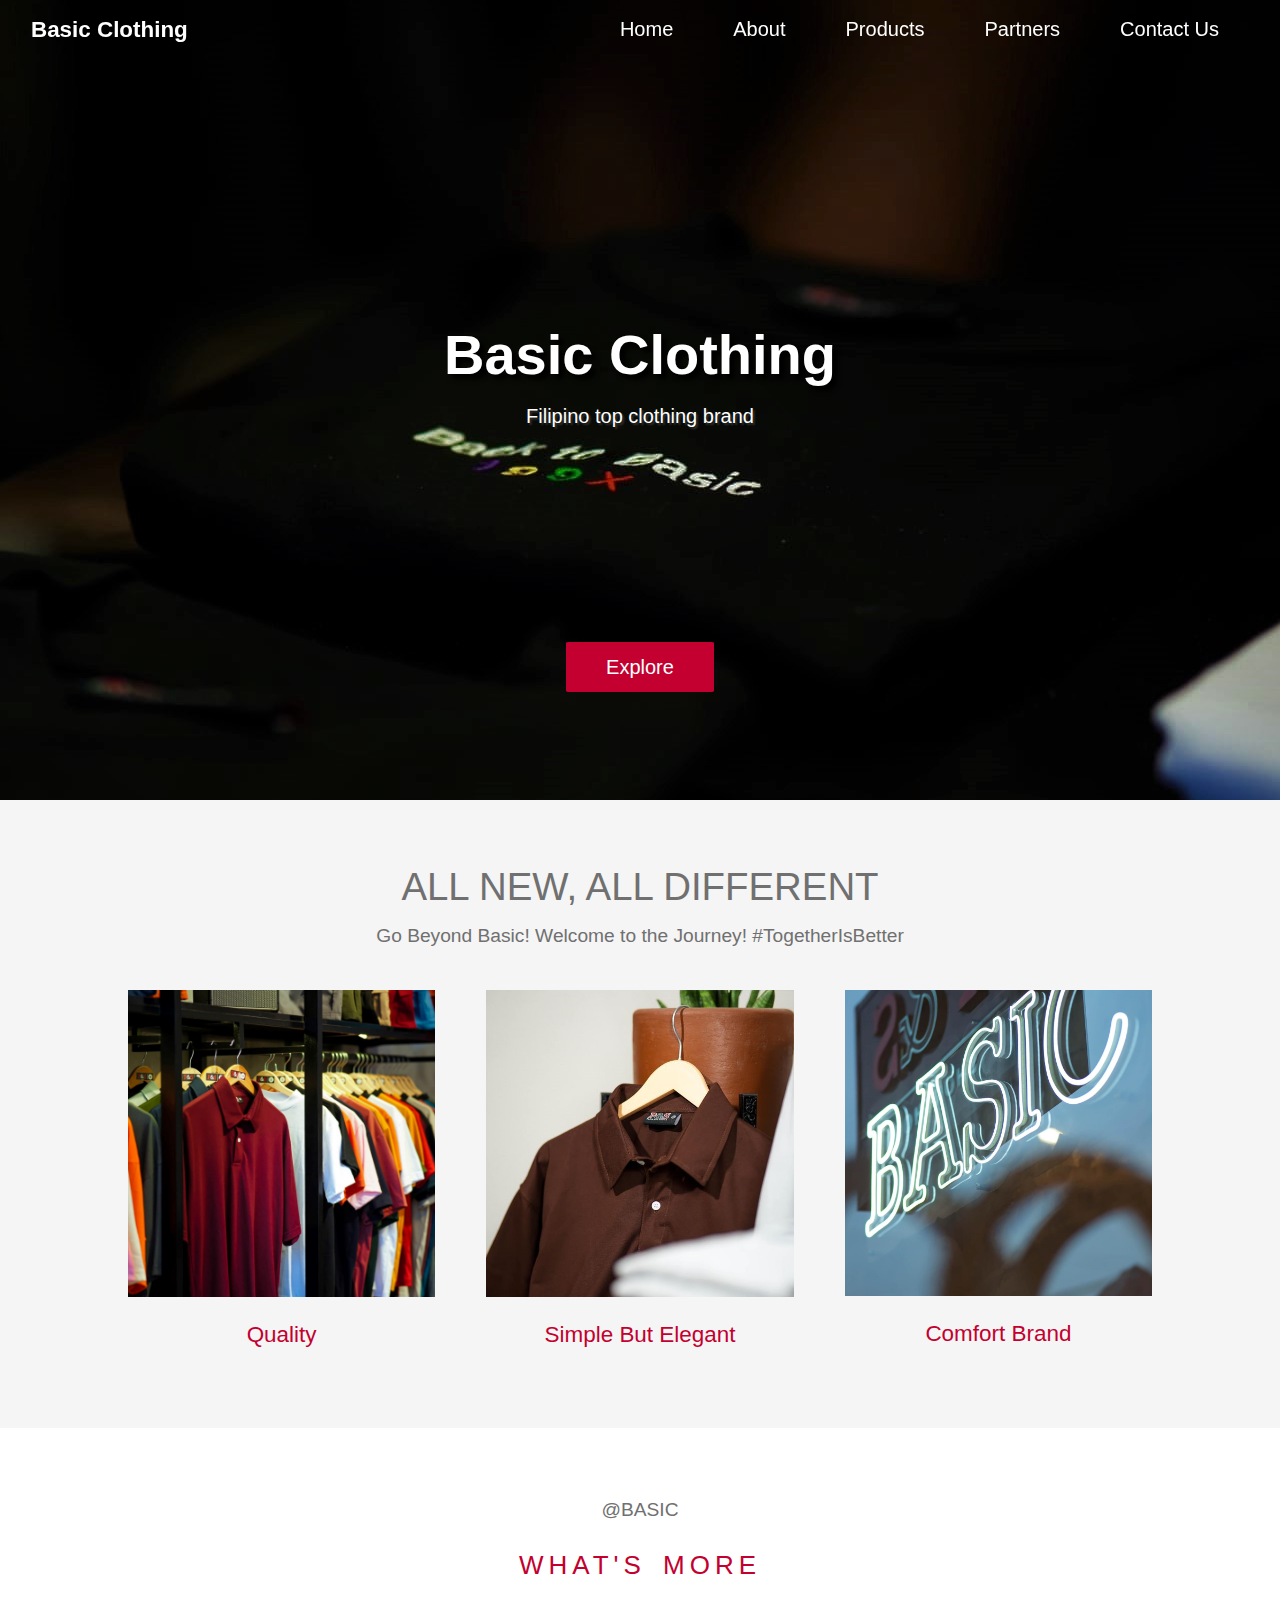
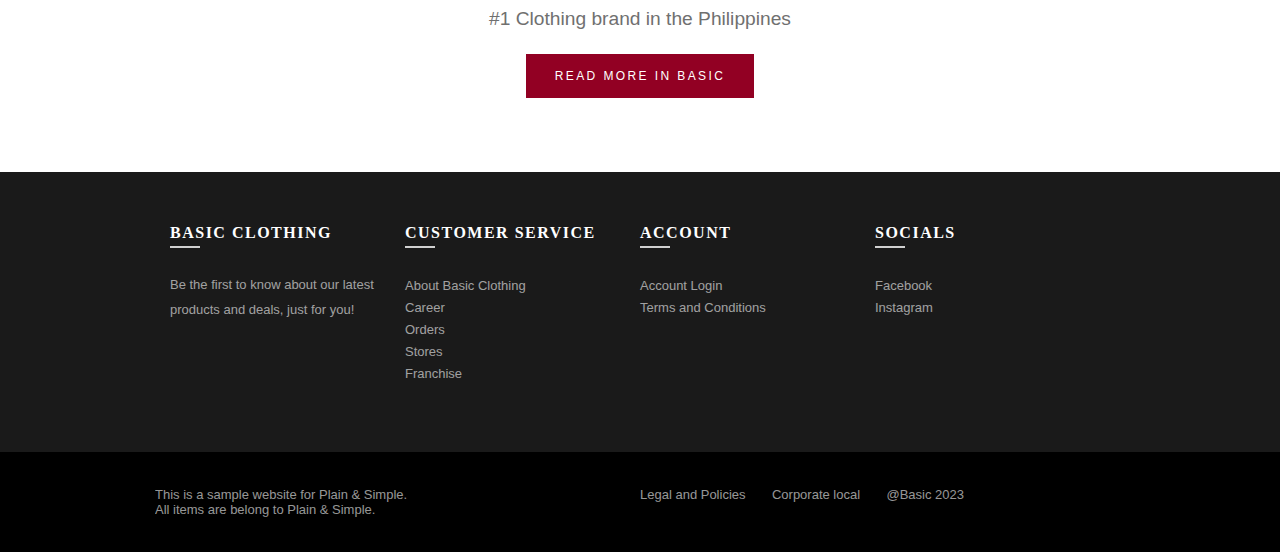
<file: index.html>
<!DOCTYPE html>
<html lang="en">
<head>
    <meta charset="UTF-8">
    <meta http-equiv="X-UA-Compatible" content="IE=edge">
    <meta name="viewport" content="width=device-width, initial-scale=1.0, shrink-to-fit=no">
    <title>Basic Clothing</title>

    <link rel="stylesheet" href="PORTFOLIO1.css">

</head>

<body>

    <section id="HOME" class="text-white tm-font-big" style="background-position: center -210px;">

            <nav class="navbar navbar-expand-md tm-navbar" id="navbar">
                <div class="container">

                    <div class="tm-next">
                        <a href="index.html" class="navbar-brand current">Basic Clothing</a>
                    </div>

                    <div class="collapse navbar-collapse">
                        
                        <ul class="navbar-nav ml-auto act">

                            <li class="nav-item"><a class="nav-link tm-nav-link " href="index.html">Home</a></li>
                            <li class="nav-item"><a class="nav-link tm-nav-link" href="./PAGES/ABOUT.html">About</a></li>
                            <li class="nav-item"><a class="nav-link tm-nav-link" href="./PAGES/BESTSALES.html">Products</a></li>
                            <li class="nav-item"><a class="nav-link tm-nav-link" href="./PAGES/TSHIRT.html">Partners</a></li>
                            <li class="nav-item"><a class="nav-link tm-nav-link" href="./PAGES/SHORT.html">Contact Us</a></li>

                        </ul>
                    </div>
                </div>
            </nav>
        
            <div class="text-center tm-hero-text-container">
                <div class="tm-hero-text-container-inner">

                    <h2 class="tm-hero-title">Basic Clothing</h2>
                    <p class="tm-hero-subtitle">
                        Filipino top clothing brand
                        <br>
                        <br>
                    </p>

                </div>
            </div>

            <div class="tm-next tm-intro-next">
                <a href="#EXPLORE" class="text-center tm-explore">
                    <h3 class="fas fa-2x fa-arrow-down tm-down-arrow">Explore</h3>
                </a>
            </div>
    </section>

    <section id="EXPLORE">

        <div class="services" id="services">
            <h1 class="title">ALL NEW, ALL DIFFERENT</h1>
            <p>Go Beyond Basic! Welcome to the Journey! #TogetherIsBetter</p>
            <div class="diff_services">
                <div class="diff_services_item">

                    <div class="services_img">
                        <img src="./IMG/IMAGE_3.jpg" alt="service_image" onclick="openModal(this)">
                      </div>
                      
                      <div id="myModal" class="modal">
                        <div class="modal-content">
                          <img id="img01">
                          <span class="close">&times;</span>
                        </div>
                      </div>
                    <h3 class="sub_title">Quality</h3>
                </div>

                <div class="diff_services_item">
                    <div class="services_img">
                        <img src="./IMG/IMAGE_2.jpg" alt="service_image" onclick="openModal(this)">
                    </div>

                    <div id="myModal" class="modal">
                        <div class="modal-content">
                          <img id="img01">
                          <span class="close">&times;</span>
                        </div>
                      </div>
                    <h3 class="sub_title">Simple But Elegant</h3>
                </div>

                <div class="diff_services_item">
                    <div class="services_img">
                        <img src="./IMG/IMAGE_4.jpg" alt="service_image" onclick="openModal(this)">
                    </div>

                    <div id="myModal" class="modal">
                        <div class="modal-content">
                          <img id="img01">
                          <span class="close">&times;</span>
                        </div>
                      </div>
                    <h3 class="sub_title">Comfort Brand</h3>
                </div>
            </div>
        </div>

        <div class="about" id="about">

            <div class="pad">

                <p class="none">@BASIC</p>
                <br>
                <h1 class="small-title">WHAT'S MORE</h1>
                <p>#1 Clothing brand in the Philippines</p>
                <div class="btns text-center">
                    <a href="./PAGES/ABOUT.html" class="btn btn-color-black btn-size-extra-large">
                        READ MORE IN BASIC
                    </a>
                </div>

            </div>

        </div>

        


    </section>


    <footer class="footer-container color-scheme-light">

        <div class="bg-container">
        <div class="last-container main-footer">

            <aside class="footer-sidebar widget-area row" role="complementary">


                <div class="footer-column footer-column-1 col-md-3 col-sm-6">
                    <div id="text-18" class="footer-widget  widget_text">
                        
                        <h5 class="widget-title">BASIC CLOTHING</h5>
                        
                        <div class="text-widget">
                                <p>Be the first to know about our latest products and deals, just for you!</p>
                        </div>

                    </div>

                </div>


                <div class="footer-column footer-column-2 col-md-3 col-sm-6">
                    <div id="text-12" class="footer-widget  widget_text">
                        
                        <h5 class="widget-title">CUSTOMER SERVICE</h5>
                        
                        <div class="text-widget">
                            <ul class="menus">
                                <li><a href="./PAGES/ABOUT.html">About Basic Clothing</a></li>
                                <li><a href="./PAGES/ABOUT.html">Career</a></li>
                                <li><a href="./PAGES/ABOUT.html">Orders</a></li>
                                <li><a href="./PAGES/ABOUT.html">Stores</a></li>
                                <li><a href="./PAGES/ABOUT.html">Franchise</a></li>
                            </ul>
                        </div>

                    </div>

                </div>


                <div class="footer-column footer-column-3 col-md-3 col-sm-6">
                    <div id="text-13" class="footer-widget  widget_text">
                        
                        <h5 class="widget-title">ACCOUNT</h5>
                        
                        <div class="text-widget">
                            <ul class="menus">
                                <li><a href="./PAGES/ABOUT.html">Account Login</a></li>
                                <li><a href="./PAGES/ABOUT.html">Terms and Conditions</a></li>
                            </ul>
                        </div>

                    </div>

                </div>

                
                <div class="footer-column footer-column-4 col-md-3 col-sm-6">
                    <div id="text-17" class="footer-widget  widget_text">
                        
                        <h5 class="widget-title">SOCIALS</h5>
                        
                        <div class="text-widget">
                            <ul class="menus">
                                <li><a href="https://www.facebook.com/khester.leonardo.14">Facebook</a></li>
                                <li><a href="https://www.instagram.com/khistir/">Instagram</a></li>
                            </ul>
                        </div>

                    </div>

                </div>


            </aside>

        </div>
    </div>




        <div class="last-container copyights-wrapper">

            <div class="grid-row">
                <div class="col-12">
                    <ul class="footer-options">
                        <li><a href="">This is a sample website for Plain & Simple. <br> All items are belong to Plain & Simple.</a></li>
                    </ul>
                    <div class="footer-legal">
                        <ul>
                            <li><a href="">Legal and Policies</a></li>
                            <li><a href="">Corporate local</a></li>
                            <p class="footer-copyright">@Basic 2023</p>
                        </ul>
                    </div>
                </div>
            </div>

        </div>
    </footer>






    

    <script src="https://code.jquery.com/jquery-3.5.1.js"></script>

    <script>

        $(window).scroll(function(){
            if($(window).scrollTop()){
                $("nav").addClass("scroll");
            }
            else{
                $("nav").removeClass("scroll")
            }
        });

    </script>

    <script>
        function openModal(img) {
         var modal = document.getElementById("myModal");
         var modalImg = document.getElementById("img01");
         modal.style.display = "block";
         modalImg.src = img.src;

         var closeBtn = document.getElementsByClassName("close")[0];
         closeBtn.onclick = function() {
         closeModal();
         }
        }

        function closeModal() {
         var modal = document.getElementById("myModal");
         modal.style.display = "none";
        }
    </script>

</body>
</html>
</file>
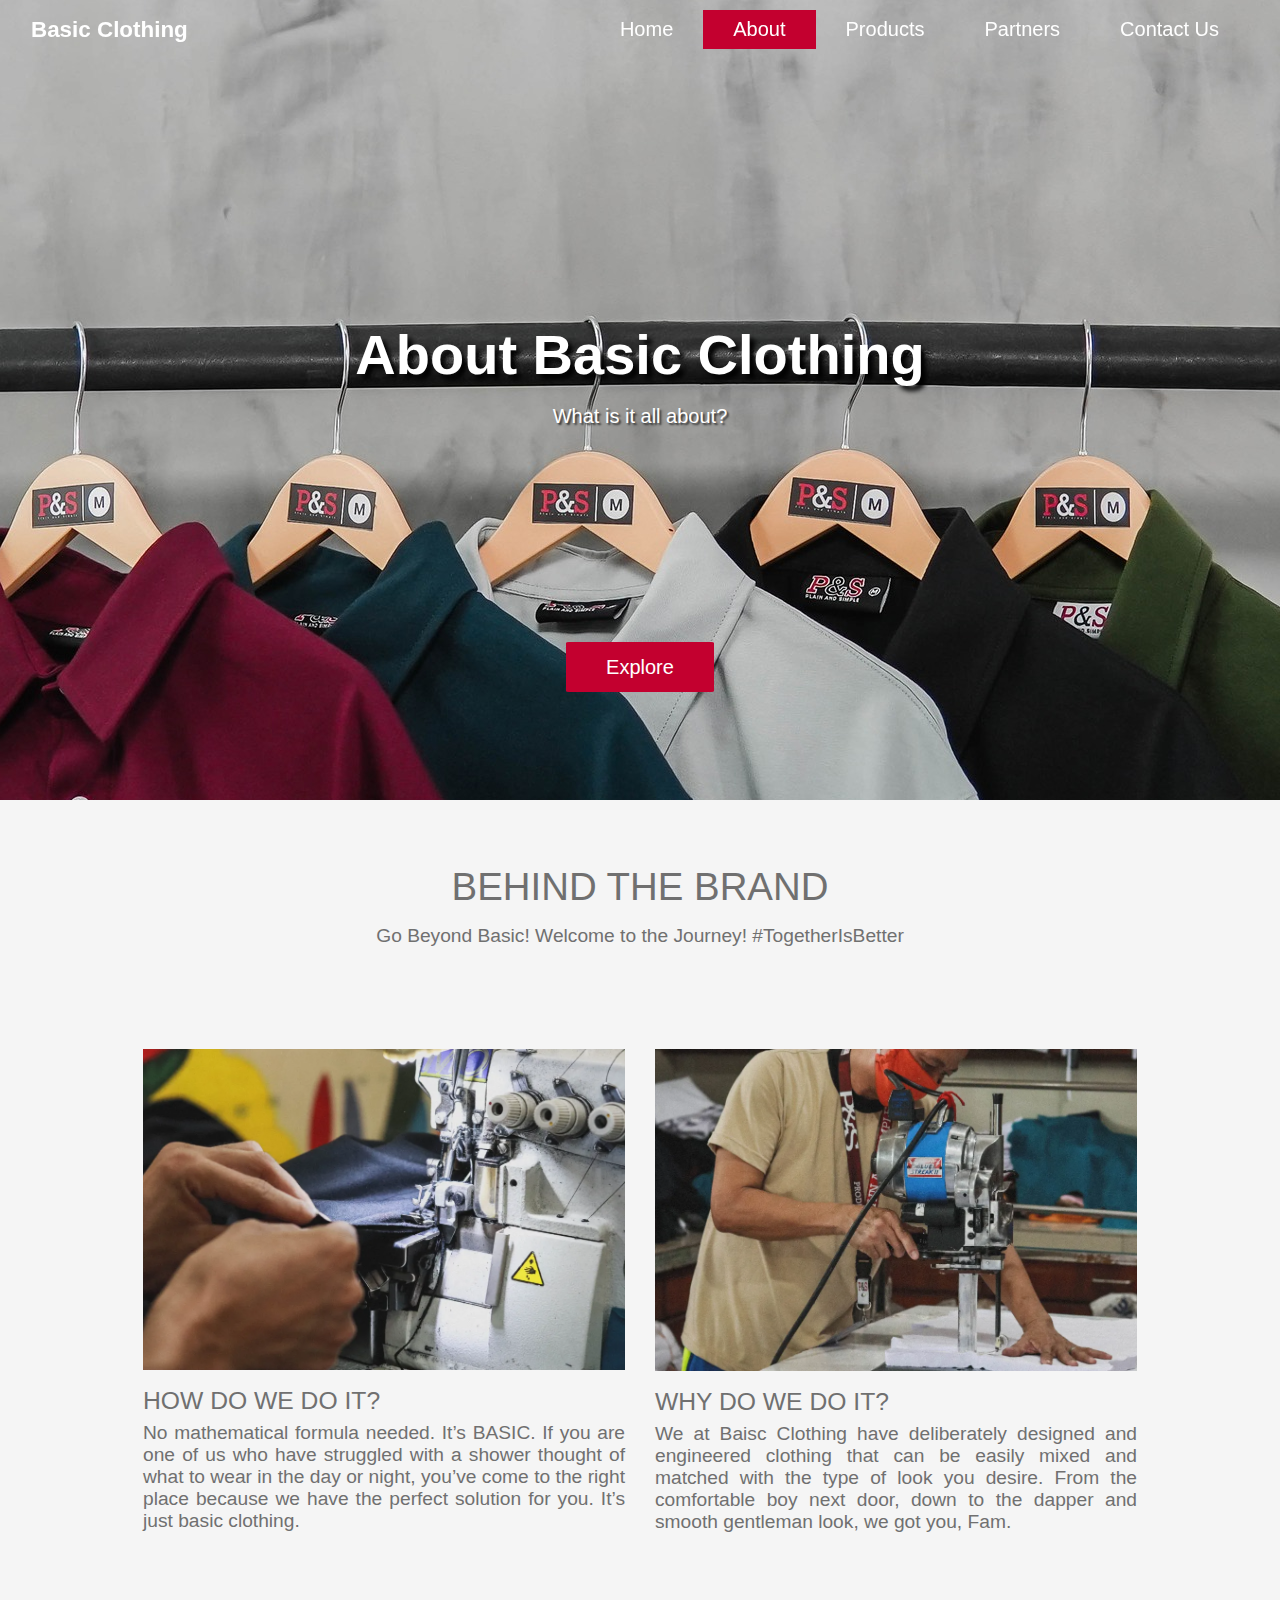
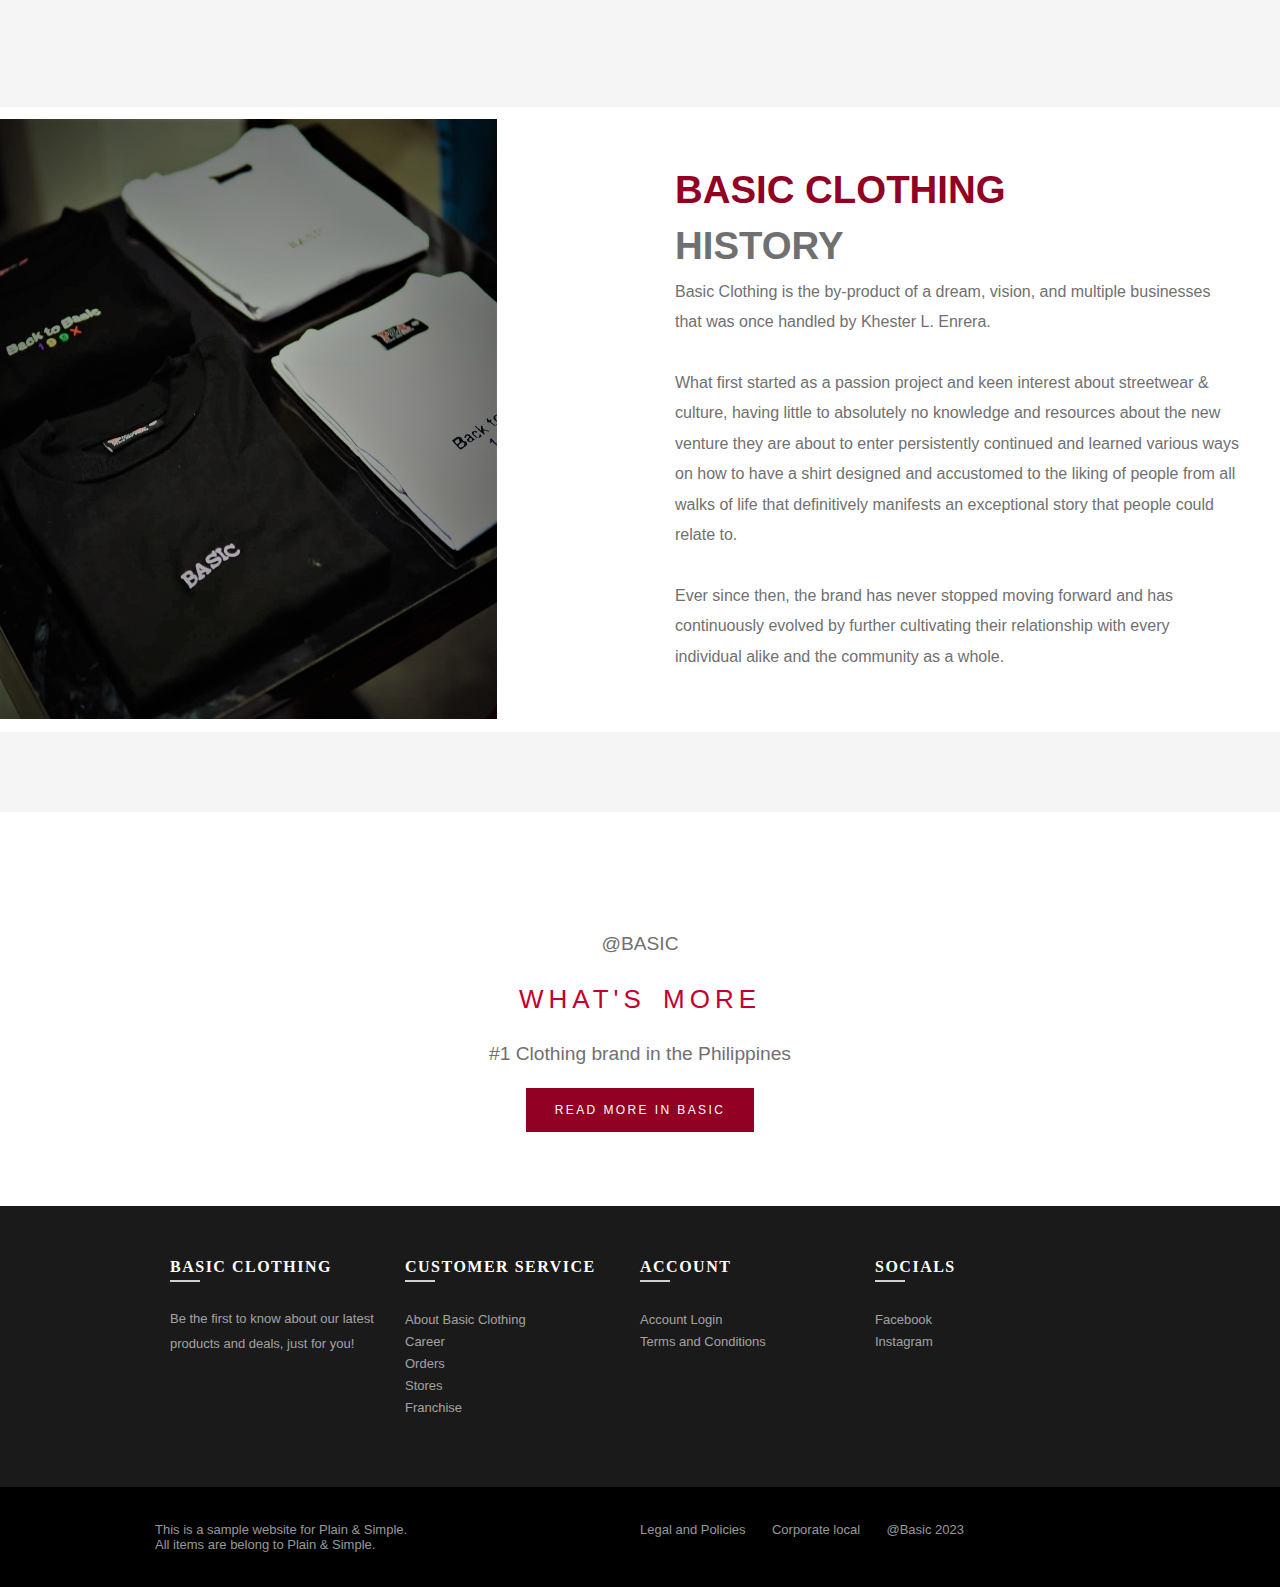
<file: PAGES/ABOUT.html>
<!DOCTYPE html>
<html lang="en">
<head>
    <meta charset="UTF-8">
    <meta http-equiv="X-UA-Compatible" content="IE=edge">
    <meta name="viewport" content="width=device-width, initial-scale=1.0">
    <title>About - Basic Clothing</title>

    <link rel="stylesheet" href="../PORTFOLIO1.css">
    <link rel="stylesheet" href="https://cdnjs.cloudflare.com/ajax/libs/font-awesome/6.2.0/css/all.min.css"/>

</head>

<body>

    <section id="ABOUT" class="text-white tm-font-big" style="background-position: center -210px;">

            <nav class="navbar navbar-expand-md tm-navbar" id="navbar">
                <div class="container">

                    <div class="tm-next">
                        <a href="../index.html" class="navbar-brand current">Basic Clothing</a>
                    </div>

                    <div class="collapse navbar-collapse">
                        
                        <ul class="navbar-nav ml-auto act">

                            <li class="nav-item"><a class="nav-link tm-nav-link" href="../index.html">Home</a></li>
                            <li class="nav-item"><a class="nav-link tm-nav-link active" href="./ABOUT.html">About</a></li>
                            <li class="nav-item"><a class="nav-link tm-nav-link" href="./BESTSALES.html">Products</a></li>
                            <li class="nav-item"><a class="nav-link tm-nav-link" href="./TSHIRT.html">Partners</a></li>
                            <li class="nav-item"><a class="nav-link tm-nav-link" href="./SHORT.html">Contact Us</a></li>

                        </ul>
                    </div>
                </div>
            </nav>

            <div class="text-center tm-hero-text-container">
                <div class="tm-hero-text-container-inner">

                    <h2 class="tm-hero-title">About Basic Clothing</h2>
                    <p class="tm-hero-subtitle">
                        What is it all about?
                        <br>
                        <br>
                    </p>

                </div>
            </div>

            <div class="tm-next tm-intro-next">
                <a href="#EXPLORE" class="text-center tm-explore">
                    <h3 class="fas2 fa-2x2 tm-down-arrow">Explore</h3>
                </a>
            </div>
    </section>

    <section id="EXPLORE">

        <div class="services" id="services">
            <h1 class="title">BEHIND THE BRAND</h1>
            <p>Go Beyond Basic! Welcome to the Journey! #TogetherIsBetter</p>

            
                <div class="column columns66 columns section1">
                    <div class="grid-row">
    
                        <div class="col-6">
                            <div class="parsys">
                                <div class="imageTextLink image contentPromo section1">
    
                                    <div class="c_005 vertical-center">
                                        <div class="content-half">
                                            <figure>
                                                <picture class="picture-element analytics-target">
                                                    <source src="../IMG/ABOUT1.png" media="(min-width: 60.0em)">
                                                    <source src="../IMG/ABOUT1.png" media="(min-width: 36.3125em)">
                                                    <source src="../IMG/ABOUT1.png" media="(min-width: 1.0em)">
                                                    <img src="../IMG/ABOUT1.png" alt role="presentation" aria-hidden="true">
                                                    
                                                </picture>
                                            </figure>
                                        </div>
    
                                        <div class="content-half">
                                            <div class="content-wrapper">
    
                                                <div class="heading-group">
                                                    <h3 class="heading">
                                                        <span>HOW DO WE DO IT?</span>
                                                    </h3>
                                                </div>
    
                                                <div class="content-group">
                                                    <P>No mathematical formula needed. It’s BASIC.  If you are one of us who have struggled with a shower thought of what to wear in the day or night, you’ve come to the right place because we have the perfect solution for you. It’s just basic clothing.</P>
                                                </div>
    
                                            </div>
                                        </div>
    
                                    </div>
    
                                </div>
                            </div>
                        </div>
    
                        <div class="col-6">
                            <div class="parsys">
                                <div class="imageTextLink image contentPromo section1">
    
                                    <div class="c_005 vertical-center">
                                        <div class="content-half">
                                            <figure>
                                                <picture class="picture-element analytics-target">
                                                    <source src="../IMG/ABOUT2.png" media="(min-width: 60.0em)">
                                                    <source src="../IMG/ABOUT2.png" media="(min-width: 36.3125em)">
                                                    <source src="../IMG/ABOUT2.png" media="(min-width: 1.0em)">
                                                    <img src="../IMG/ABOUT2.png" alt role="presentation" aria-hidden="true">
                                                    
                                                </picture>
                                            </figure>
                                        </div>
    
                                        <div class="content-half">
                                            <div class="content-wrapper">
    
                                                <div class="heading-group">
                                                    <h3 class="heading">
                                                        <span>WHY DO WE DO IT?</span>
                                                    </h3>
                                                </div>
    
                                                <div class="content-group">
                                                    <P>We at Baisc Clothing have deliberately designed and engineered clothing that can be easily mixed and matched with the type of look you desire. From the comfortable boy next door, down to the dapper and smooth gentleman look, we got you, Fam.</P>
                                                </div>
    
                                            </div>
                                        </div>
    
                                    </div>
    
                                </div>
                            </div>
                        </div>
    
                    </div>
                </div>
            
            
            
        </div>

        <div class="mfp-wrap mfp-inline-holder mfp-auto-cursor mfp-container mfp-s-ready mfp-inline-holder mfp-margin-bottom">

            <div class="MFP">

                <div class="mfp-content">
                    <div class="basel-promo-popup1">
                        <div class="basel-popup-inner">
    
    
    
                            <div class="vc1_row wpb_row vc1_row-fluid vc1_row-o-content-middle vc1_row-flex">
    
                                <div class="wpb_column vc1_column_container vc1_col-sm-6">
                                    <div class="vc1_column-inner">
    
                                        <div class="wpb_single_image1 wpb_content_element vc1_align_left vc1_custom_1595835927519">
    
                                            <figure class="wpb_wrapper vc1_figure">
                                                <div class="vc1_single_image-wrapper   vc1_box_border_grey">
    
                                                    <img width="460" height="500" src="../IMG/ABOUT3.jpg" alt="CONTACT_IMG" class="vc_single_image-img attachment-full basel-lazy-load1 basel-lazy-fade basel-loaded">
    
                                                </div>
    
                                            </figure>
    
                                        </div>
                                    </div>
    
                                </div>
    
    
                                <div class="wpb_column vc1_column_container vc1_col-sm-6">
                                    <div class="vc1_column-inner">
    
                                        <div class="wpb_wrapper">
                                            <div class="wpb_text_column wpb_content_element vc1_custom_1595842181602">
    
                                                <div class="wpb_wrapper">
    
                                                    <h1 style="margin-bottom: 10px; text-align: left; color: #920023; ">
                                                        <strong>BASIC CLOTHING</strong>
                                                    </h1>
    
                                                    <h1 style="text-align: left; color: #707070;">
                                                        <strong>HISTORY</strong>
                                                    </h1>
    
                                                    <p style="text-align: left; font-size: 16px; color: #707070; margin-bottom: 0;">
                                                
                                                       Basic Clothing is the by-product of a dream, vision, and multiple businesses that was once handled by Khester L. Enrera.
                                                       <br>
                                                       <br>
                                                       What first started as a passion project and keen interest about streetwear & culture, having little to absolutely no knowledge and resources about the new venture they are about to enter persistently continued and learned various ways on how to have a shirt designed and accustomed to the liking of people from all walks of life that definitively manifests an exceptional story that people could relate to.
                                                       <br>
                                                       <br>
                                                       Ever since then, the brand has never stopped moving forward and has continuously evolved by further cultivating their relationship with every individual alike and the community as a whole.
                                                    </p>
    
    
    
    
                                                    
    
    
    
                                                </div>
    
                                            </div>
                                        </div>
    
                                    </div>
    
                                </div>
    
    
    
                            </div>
    
                        </div>
    
                    </div>
    
                </div>
            </div>
        </div>







        <div class="about" id="about">

            <div class="pad">

                <p class="none">@BASIC</p>
                <br>
                <h1 class="small-title">WHAT'S MORE</h1>
                <p>#1 Clothing brand in the Philippines</p>
                <div class="btns text-center">
                    <a href="./BESTSALES.html" class="btn btn-color-black btn-size-extra-large">
                        READ MORE IN BASIC
                    </a>
                </div>

            </div>

        </div>
    </section>


    <footer class="footer-container color-scheme-light">

        <div class="bg-container">
        <div class="last-container main-footer">

            <aside class="footer-sidebar widget-area row" role="complementary">


                <div class="footer-column footer-column-1 col-md-3 col-sm-6">
                    <div id="text-18" class="footer-widget  widget_text">
                        
                        <h5 class="widget-title">BASIC CLOTHING</h5>
                        
                        <div class="text-widget">
                                <p>Be the first to know about our latest products and deals, just for you!</p>
                        </div>

                    </div>

                </div>


                <div class="footer-column footer-column-2 col-md-3 col-sm-6">
                    <div id="text-12" class="footer-widget  widget_text">
                        
                        <h5 class="widget-title">CUSTOMER SERVICE</h5>
                        
                        <div class="text-widget">
                            <ul class="menus">
                                <li><a href="#">About Basic Clothing</a></li>
                                <li><a href="#">Career</a></li>
                                <li><a href="#">Orders</a></li>
                                <li><a href="#">Stores</a></li>
                                <li><a href="#">Franchise</a></li>
                            </ul>
                        </div>

                    </div>

                </div>


                <div class="footer-column footer-column-3 col-md-3 col-sm-6">
                    <div id="text-13" class="footer-widget  widget_text">
                        
                        <h5 class="widget-title">ACCOUNT</h5>
                        
                        <div class="text-widget">
                            <ul class="menus">
                                <li><a href="#">Account Login</a></li>
                                <li><a href="#">Terms and Conditions</a></li>
                            </ul>
                        </div>

                    </div>

                </div>

                
                <div class="footer-column footer-column-4 col-md-3 col-sm-6">
                    <div id="text-17" class="footer-widget  widget_text">
                        
                        <h5 class="widget-title">SOCIALS</h5>
                        
                        <div class="text-widget">
                            <ul class="menus">
                                <li><a href="https://www.facebook.com/khester.leonardo.14">Facebook</a></li>
                                <li><a href="https://www.instagram.com/khistir/">Instagram</a></li>
                            </ul>
                        </div>

                    </div>

                </div>


            </aside>

        </div>
    </div>




        <div class="last-container copyights-wrapper">

            <div class="grid-row">
                <div class="col-12">
                    <ul class="footer-options">
                        <li><a href="">This is a sample website for Plain & Simple. <br> All items are belong to Plain & Simple.</a></li>
                    </ul>
                    <div class="footer-legal">
                        <ul>
                            <li><a href="">Legal and Policies</a></li>
                            <li><a href="">Corporate local</a></li>
                            <p class="footer-copyright">@Basic 2023</p>
                        </ul>
                    </div>
                </div>
            </div>

        </div>
    </footer>






    

    <script src="https://code.jquery.com/jquery-3.5.1.js"></script>

    <script>

        $(window).scroll(function(){
            if($(window).scrollTop()){
                $("nav").addClass("scroll");
            }
            else{
                $("nav").removeClass("scroll")
            }
        });

    </script>

</body>
</html>
</file>
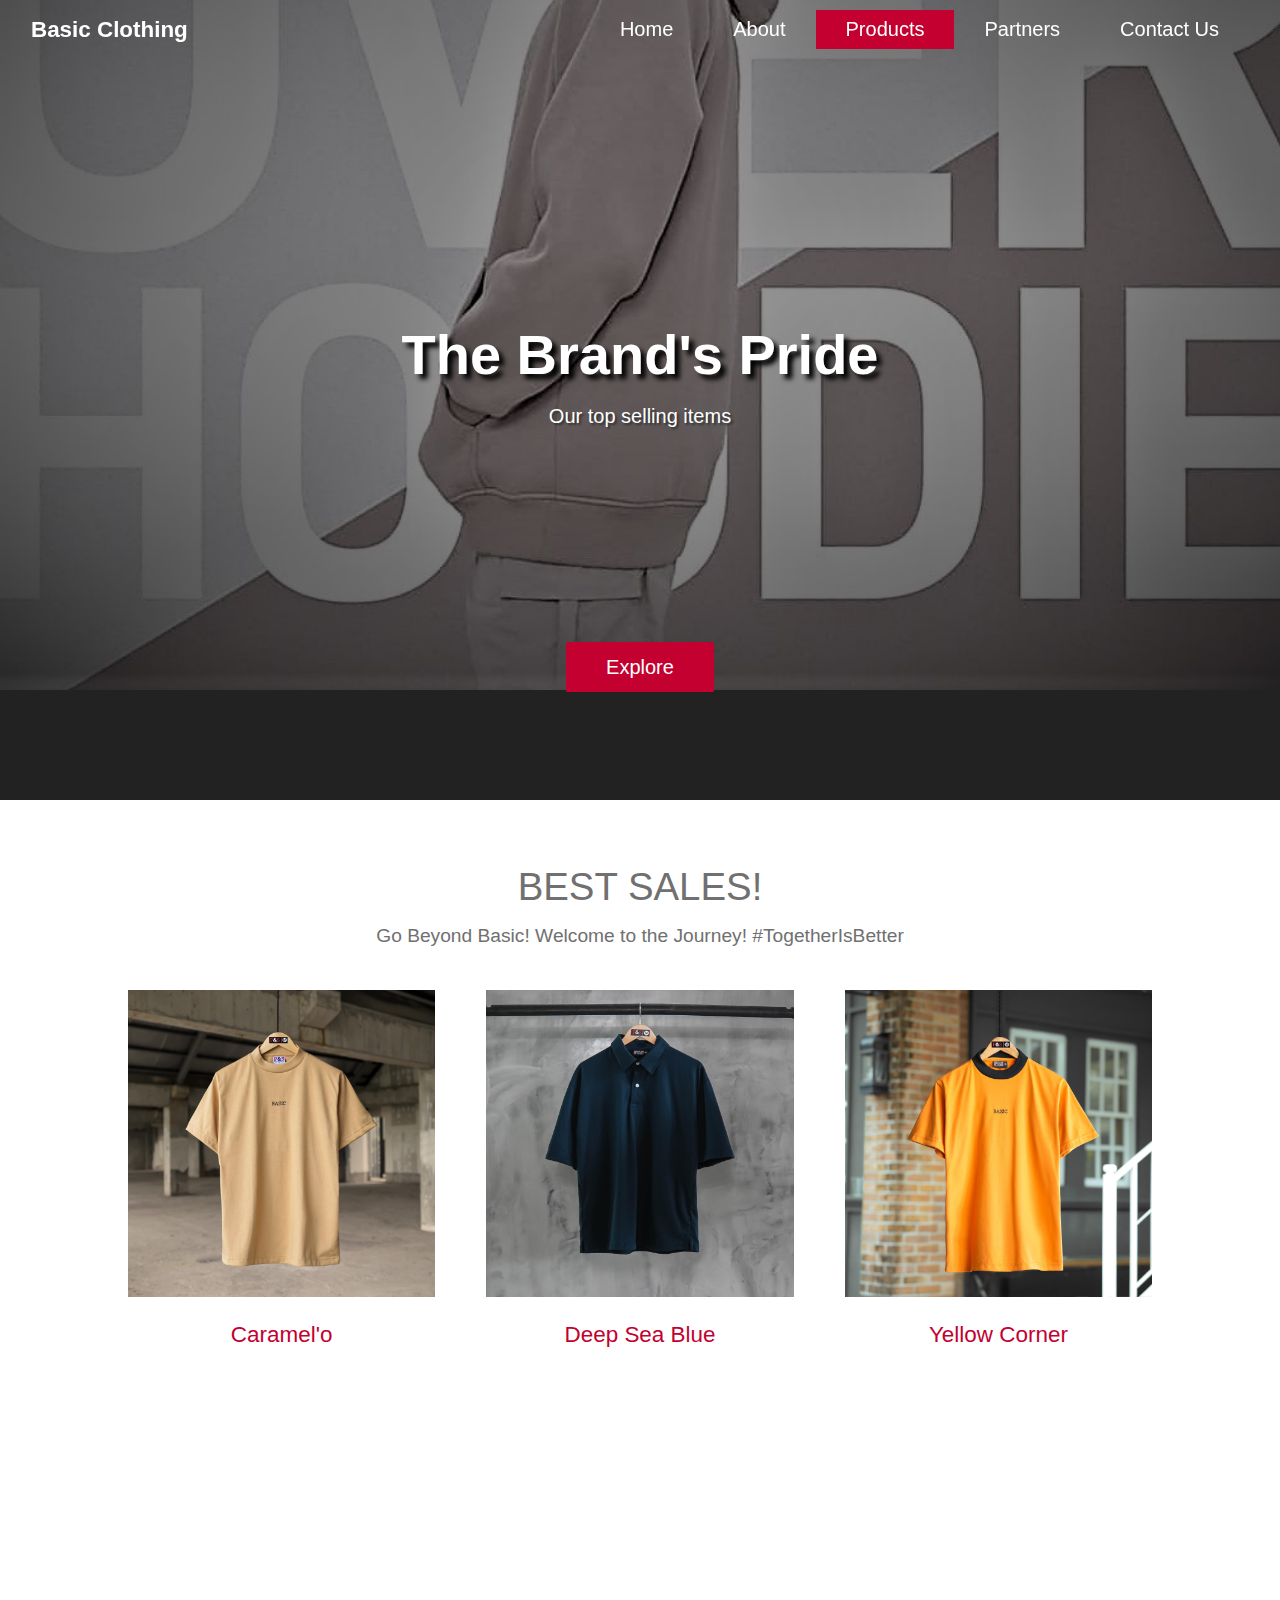
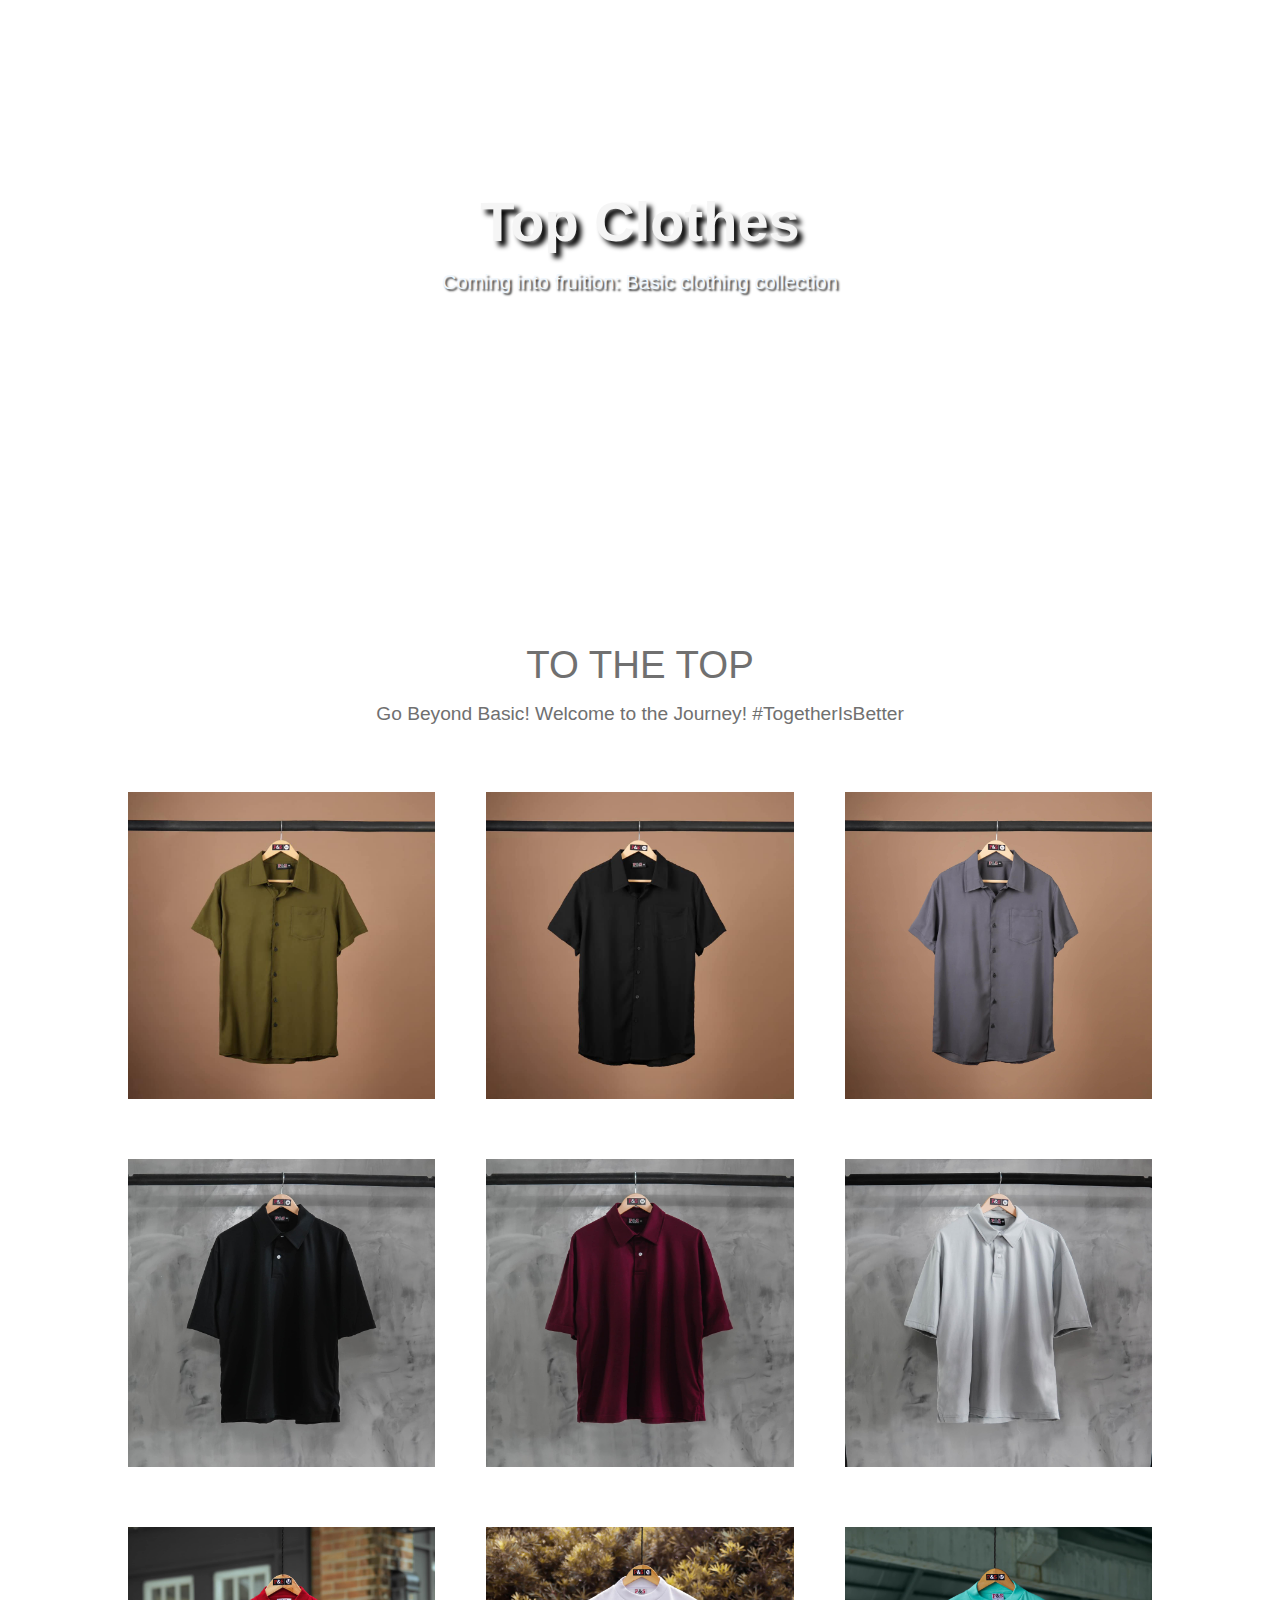
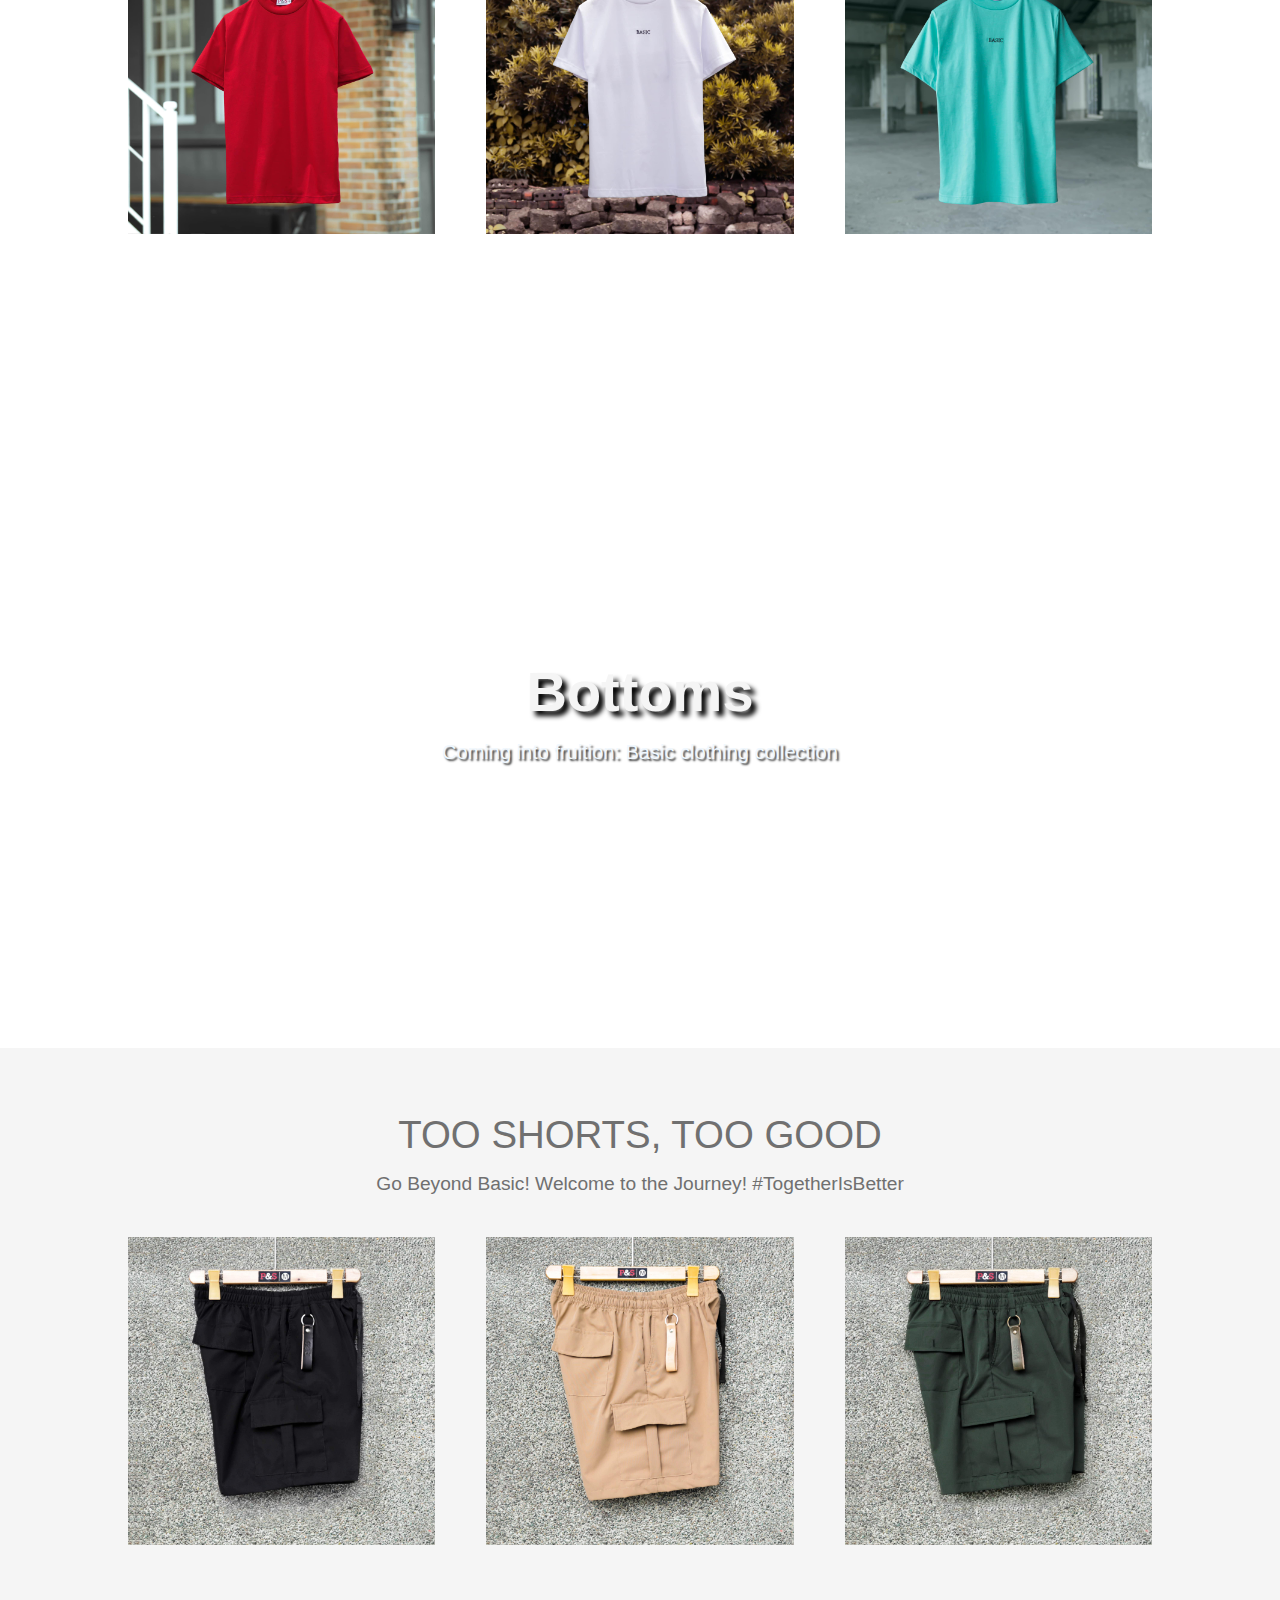
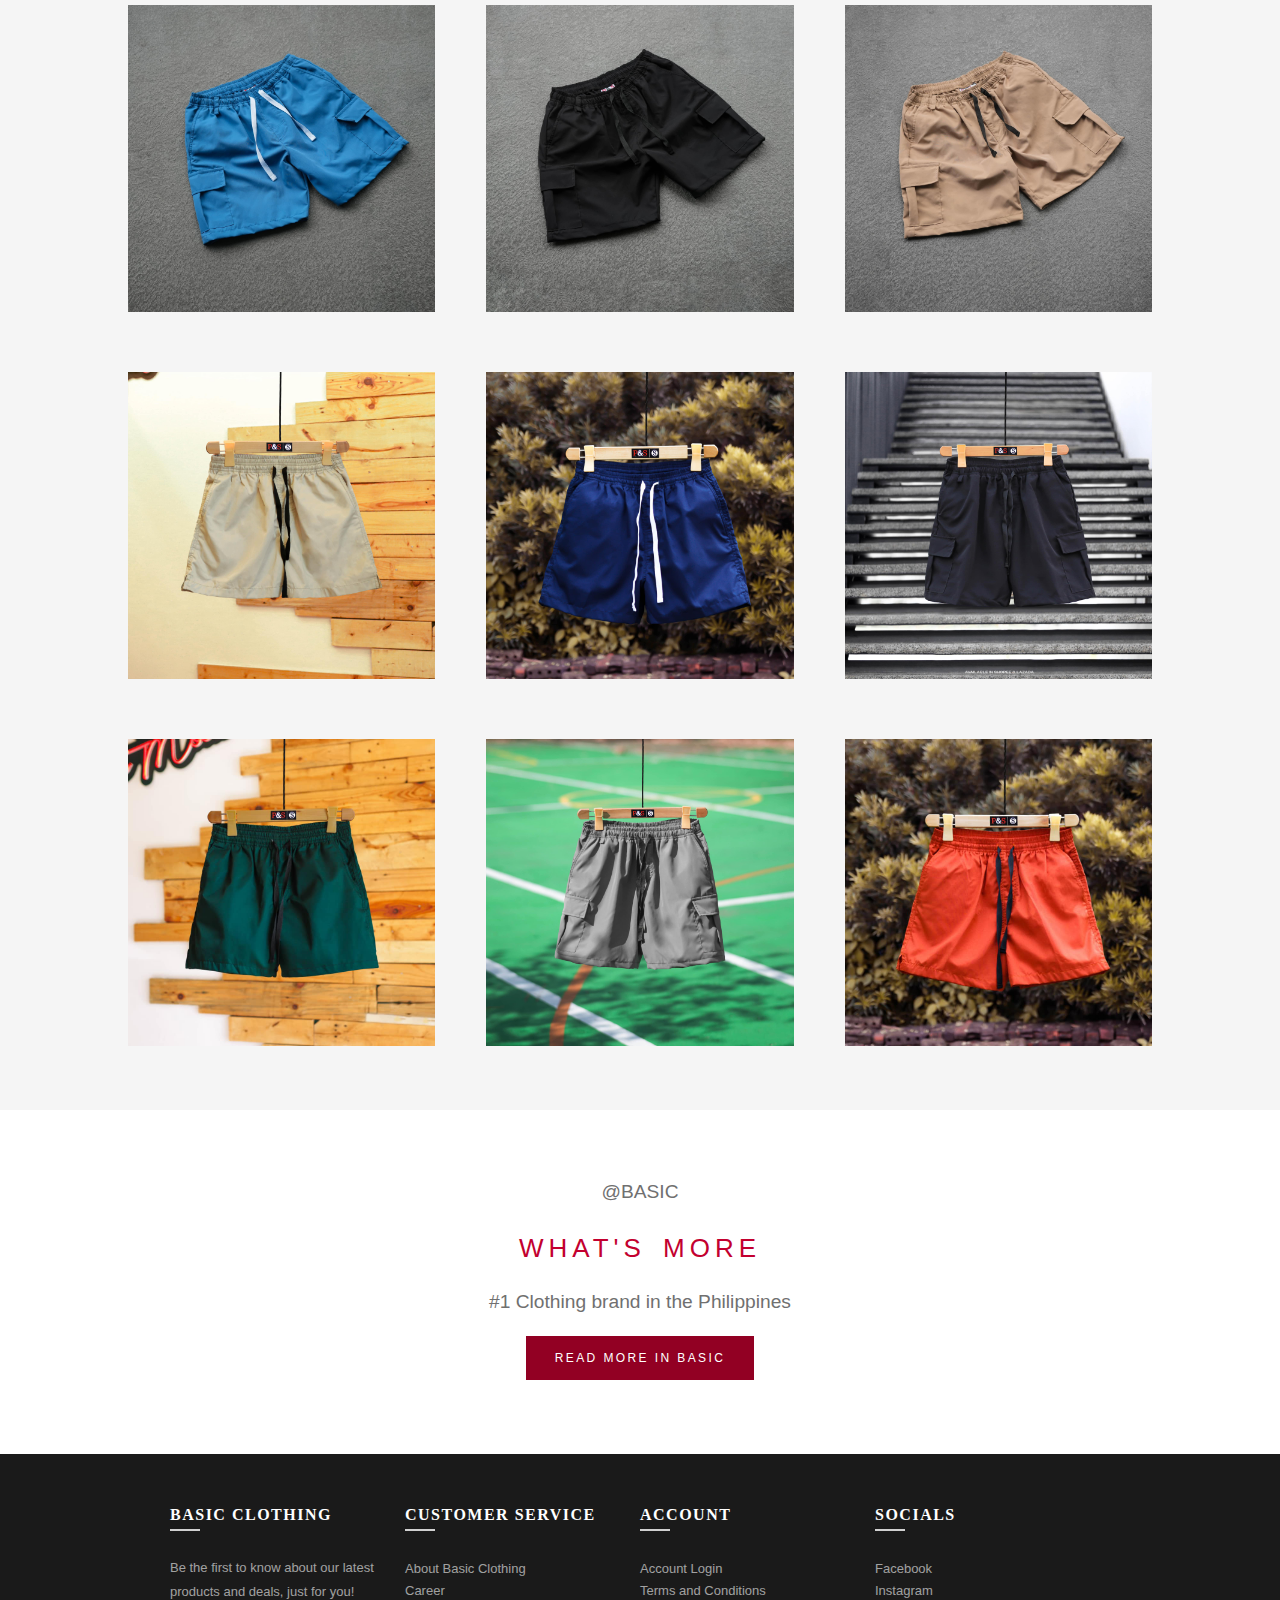
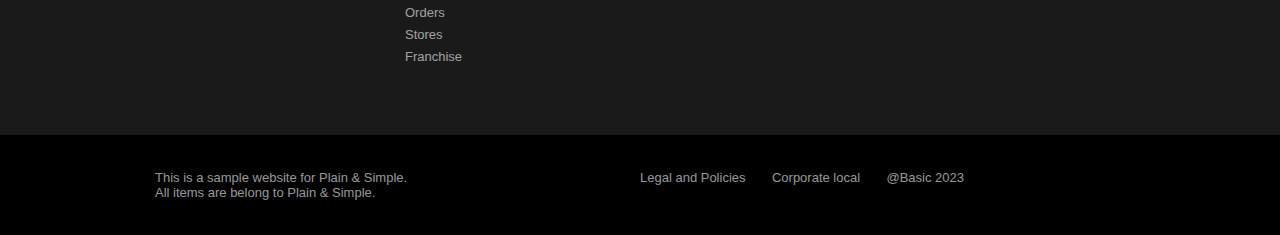
<file: PAGES/BESTSALES.html>
<!DOCTYPE html>
<html lang="en">
<head>
    <meta charset="UTF-8">
    <meta http-equiv="X-UA-Compatible" content="IE=edge">
    <meta name="viewport" content="width=device-width, initial-scale=1.0">
    <title>Products - Basic Clothing</title>

    <link rel="stylesheet" href="../PORTFOLIO1.css">

</head>

<body>

    <section id="BEST-SALES" class="text-white tm-font-big" style="background-position: center -210px;">

            <nav class="navbar navbar-expand-md tm-navbar" id="navbar">
                <div class="container">

                    <div class="tm-next">
                        <a href="../index.html" class="navbar-brand current">Basic Clothing</a>
                    </div>

                    <div class="collapse navbar-collapse">
                        
                        <ul class="navbar-nav ml-auto act">

                            <li class="nav-item"><a class="nav-link tm-nav-link" href="../index.html">Home</a></li>
                            <li class="nav-item"><a class="nav-link tm-nav-link" href="./ABOUT.html">About</a></li>
                            <li class="nav-item"><a class="nav-link tm-nav-link active" href="./BESTSALES.html">Products</a></li>
                            <li class="nav-item"><a class="nav-link tm-nav-link" href="./TSHIRT.html">Partners</a></li>
                            <li class="nav-item"><a class="nav-link tm-nav-link" href="./SHORT.html">Contact Us</a></li>

                        </ul>
                    </div>
                </div>
            </nav>

            <div class="text-center tm-hero-text-container">
                <div class="tm-hero-text-container-inner">

                    <h2 class="tm-hero-title">The Brand's Pride</h2>
                    <p class="tm-hero-subtitle">
                        Our top selling items
                        <br>
                        <br>
                    </p>

                </div>
            </div>

            <div class="tm-next tm-intro-next">
                <a href="#EXPLORE" class="text-center tm-explore">
                    <h3 class="fas fa-2x fa-arrow-down tm-down-arrow">Explore</h3>
                </a>
            </div>
    </section>

    <section id="EXPLORE">

        <div class="services2" id="services">
            <h1 class="title">BEST SALES!</h1>
            <p>Go Beyond Basic! Welcome to the Journey! #TogetherIsBetter</p>
            <div class="diff_services">
                <div class="diff_services_item">
                    <div class="services_img">
                        <img src="../IMG/IMG1.jpg" alt="service_image" onclick="openModal(this)">
                    </div>
                    <div id="myModal" class="modal">
                        <div class="modal-content">
                          <img id="img01">
                          <span class="close">&times;</span>
                        </div>
                      </div>
                    <h3 class="sub_title">Caramel'o</h3>
                </div>

                <div class="diff_services_item">
                    <div class="services_img">
                        <img src="../IMG/IMG2.jpg" alt="service_image" onclick="openModal(this)">
                    </div>
                    <div id="myModal" class="modal">
                        <div class="modal-content">
                          <img id="img01">
                          <span class="close">&times;</span>
                        </div>
                      </div>
                    <h3 class="sub_title">Deep Sea Blue</h3>
                </div>

                <div class="diff_services_item">
                    <div class="services_img">
                        <img src="../IMG/IMG3.jpg" alt="service_image" onclick="openModal(this)">
                    </div>
                    <div id="myModal" class="modal">
                        <div class="modal-content">
                          <img id="img01">
                          <span class="close">&times;</span>
                        </div>
                      </div>
                    <h3 class="sub_title">Yellow Corner</h3>
                </div>
            </div>
        </div>



        <div class="banner_image">
            <div class=banner_content>
                <h2 class="tm-hero-title">Top Clothes</h2>
                    <p class="tm-hero-subtitle">
                        Coming into fruition: Basic clothing collection
                    </p>
            </div>
        </div>


        <div class="services2" id="services">
            <h1 class="title">TO THE TOP</h1>
            <p>Go Beyond Basic! Welcome to the Journey! #TogetherIsBetter</p>
            

            <div class="diff_services2">
                
                <div class="diff_services_item">
                    <div class="services_img">
                        <img src="../IMG/IMG4.jpg" alt="service_image" onclick="openModal(this)">
                    </div>
                    <div id="myModal" class="modal">
                        <div class="modal-content">
                          <img id="img01">
                          <span class="close">&times;</span>
                        </div>
                      </div>
                    
                </div>

                <div class="diff_services_item">
                    <div class="services_img">
                        <img src="../IMG/IMG5.jpg" alt="service_image" onclick="openModal(this)">
                    </div>
                    <div id="myModal" class="modal">
                        <div class="modal-content">
                          <img id="img01">
                          <span class="close">&times;</span>
                        </div>
                      </div>
                    
                </div>

                <div class="diff_services_item">
                    <div class="services_img">
                        <img src="../IMG/IMG6.jpg" alt="service_image" onclick="openModal(this)">
                    </div>
                    <div id="myModal" class="modal">
                        <div class="modal-content">
                          <img id="img01">
                          <span class="close">&times;</span>
                        </div>
                      </div>
                    
                </div>
            </div>
            
            <div class="diff_services2">
                
                <div class="diff_services_item">
                    <div class="services_img">
                        <img src="../IMG/IMG7.jpg" alt="service_image" onclick="openModal(this)">
                    </div>
                    <div id="myModal" class="modal">
                        <div class="modal-content">
                          <img id="img01">
                          <span class="close">&times;</span>
                        </div>
                      </div>
                    
                </div>

                <div class="diff_services_item">
                    <div class="services_img">
                        <img src="../IMG/IMG8.jpg" alt="service_image" onclick="openModal(this)">
                    </div>
                    <div id="myModal" class="modal">
                        <div class="modal-content">
                          <img id="img01">
                          <span class="close">&times;</span>
                        </div>
                      </div>
                    
                </div>

                <div class="diff_services_item">
                    <div class="services_img">
                        <img src="../IMG/IMG9.jpg" alt="service_image" onclick="openModal(this)">
                    </div>
                    <div id="myModal" class="modal">
                        <div class="modal-content">
                          <img id="img01">
                          <span class="close">&times;</span>
                        </div>
                      </div>
                    
                </div>
            </div>

            <div class="diff_services2">
                
                <div class="diff_services_item">
                    <div class="services_img">
                        <img src="../IMG/IMG10.jpg" alt="service_image" onclick="openModal(this)">
                    </div>
                    <div id="myModal" class="modal">
                        <div class="modal-content">
                          <img id="img01">
                          <span class="close">&times;</span>
                        </div>
                      </div>
                    
                </div>

                <div class="diff_services_item">
                    <div class="services_img">
                        <img src="../IMG/IMG11.jpg" alt="service_image" onclick="openModal(this)">
                    </div>
                    <div id="myModal" class="modal">
                        <div class="modal-content">
                          <img id="img01">
                          <span class="close">&times;</span>
                        </div>
                      </div>
                    
                </div>

                <div class="diff_services_item">
                    <div class="services_img">
                        <img src="../IMG/IMG12.jpg" alt="service_image" onclick="openModal(this)">
                    </div>
                    <div id="myModal" class="modal">
                        <div class="modal-content">
                          <img id="img01">
                          <span class="close">&times;</span>
                        </div>
                      </div>
                    
                </div>
            </div>
                
        
        </div>



        <div class="banner_image2">
            <div class=banner_content>
                <h2 class="tm-hero-title">Bottoms</h2>
                    <p class="tm-hero-subtitle">
                        Coming into fruition: Basic clothing collection
                    </p>
            </div>
        </div>



        <div class="services" id="services">
            <h1 class="title">TOO SHORTS, TOO GOOD</h1>
            <p>Go Beyond Basic! Welcome to the Journey! #TogetherIsBetter</p>
            <div class="diff_services">
                
                    <div class="diff_services_item">
                        <div class="services_img">
                            <img src="../IMG/SHORT1.jpg" alt="service_image" onclick="openModal(this)">
                        </div>
                        <div id="myModal" class="modal">
                            <div class="modal-content">
                              <img id="img01">
                              <span class="close">&times;</span>
                            </div>
                          </div>
                        
                    </div>
    
                    <div class="diff_services_item">
                        <div class="services_img">
                            <img src="../IMG/SHORT2.jpg" alt="service_image" onclick="openModal(this)">
                        </div>
                        <div id="myModal" class="modal">
                            <div class="modal-content">
                              <img id="img01">
                              <span class="close">&times;</span>
                            </div>
                          </div>
                        
                    </div>
    
                    <div class="diff_services_item">
                        <div class="services_img">
                            <img src="../IMG/SHORT3.jpg" alt="service_image" onclick="openModal(this)">
                        </div>
                        <div id="myModal" class="modal">
                            <div class="modal-content">
                              <img id="img01">
                              <span class="close">&times;</span>
                            </div>
                          </div>
                        
                    </div>
                
            </div>

            <div class="diff_services2">
                
                <div class="diff_services_item">
                    <div class="services_img">
                        <img src="../IMG/SHORT4.jpg" alt="service_image" onclick="openModal(this)">
                    </div><div id="myModal" class="modal">
                        <div class="modal-content">
                          <img id="img01">
                          <span class="close">&times;</span>
                        </div>
                      </div>
                    
                </div>

                <div class="diff_services_item">
                    <div class="services_img">
                        <img src="../IMG/SHORT6.jpg" alt="service_image" onclick="openModal(this)">
                    </div>
                    <div id="myModal" class="modal">
                        <div class="modal-content">
                          <img id="img01">
                          <span class="close">&times;</span>
                        </div>
                      </div>
                    
                </div>

                <div class="diff_services_item">
                    <div class="services_img">
                        <img src="../IMG/SHORT5.jpg" alt="service_image" onclick="openModal(this)">
                    </div>
                    <div id="myModal" class="modal">
                        <div class="modal-content">
                          <img id="img01">
                          <span class="close">&times;</span>
                        </div>
                      </div>
                    
                </div>
            </div>
            
            <div class="diff_services2">
                
                <div class="diff_services_item">
                    <div class="services_img">
                        <img src="../IMG/SHORT7.jpg" alt="service_image" onclick="openModal(this)">
                    </div>
                    <div id="myModal" class="modal">
                        <div class="modal-content">
                          <img id="img01">
                          <span class="close">&times;</span>
                        </div>
                      </div>
                    
                </div>

                <div class="diff_services_item">
                    <div class="services_img">
                        <img src="../IMG/SHORT8.jpg" alt="service_image" onclick="openModal(this)">
                    </div>
                    <div id="myModal" class="modal">
                        <div class="modal-content">
                          <img id="img01">
                          <span class="close">&times;</span>
                        </div>
                      </div>
                    
                </div>

                <div class="diff_services_item">
                    <div class="services_img">
                        <img src="../IMG/SHORT9.jpg" alt="service_image" onclick="openModal(this)">
                    </div>
                    <div id="myModal" class="modal">
                        <div class="modal-content">
                          <img id="img01">
                          <span class="close">&times;</span>
                        </div>
                      </div>
                    
                </div>
            </div>

            <div class="diff_services2">
                
                <div class="diff_services_item">
                    <div class="services_img">
                        <img src="../IMG/SHORT10.jpg" alt="service_image" onclick="openModal(this)">
                    </div>
                    <div id="myModal" class="modal">
                        <div class="modal-content">
                          <img id="img01">
                          <span class="close">&times;</span>
                        </div>
                      </div>
                    
                </div>

                <div class="diff_services_item">
                    <div class="services_img">
                        <img src="../IMG/SHORT11.jpg" alt="service_image" onclick="openModal(this)">
                    </div>
                    <div id="myModal" class="modal">
                        <div class="modal-content">
                          <img id="img01">
                          <span class="close">&times;</span>
                        </div>
                      </div>
                    
                </div>

                <div class="diff_services_item">
                    <div class="services_img">
                        <img src="../IMG/SHORT12.jpg" alt="service_image" onclick="openModal(this)">
                    </div>
                    <div id="myModal" class="modal">
                        <div class="modal-content">
                          <img id="img01">
                          <span class="close">&times;</span>
                        </div>
                      </div>
                    
                </div>
            </div>
                
        
        </div>






        <div class="about" id="about">

            <div class="pad">

                <p class="none">@BASIC</p>
                <br>
                <h1 class="small-title">WHAT'S MORE</h1>
                <p>#1 Clothing brand in the Philippines</p>
                <div class="btns text-center">
                    <a href="./TSHIRT.html" class="btn btn-color-black btn-size-extra-large">
                        READ MORE IN BASIC
                    </a>
                </div>

            </div>

        </div>
    </section>


    <footer class="footer-container color-scheme-light">

        <div class="bg-container">
        <div class="last-container main-footer">

            <aside class="footer-sidebar widget-area row" role="complementary">


                <div class="footer-column footer-column-1 col-md-3 col-sm-6">
                    <div id="text-18" class="footer-widget  widget_text">
                        
                        <h5 class="widget-title">BASIC CLOTHING</h5>
                        
                        <div class="text-widget">
                                <p>Be the first to know about our latest products and deals, just for you!</p>
                        </div>

                    </div>

                </div>


                <div class="footer-column footer-column-2 col-md-3 col-sm-6">
                    <div id="text-12" class="footer-widget  widget_text">
                        
                        <h5 class="widget-title">CUSTOMER SERVICE</h5>
                        
                        <div class="text-widget">
                            <ul class="menus">
                                <li><a href="./ABOUT.html">About Basic Clothing</a></li>
                                <li><a href="#">Career</a></li>
                                <li><a href="#">Orders</a></li>
                                <li><a href="#">Stores</a></li>
                                <li><a href="#">Franchise</a></li>
                            </ul>
                        </div>

                    </div>

                </div>


                <div class="footer-column footer-column-3 col-md-3 col-sm-6">
                    <div id="text-13" class="footer-widget  widget_text">
                        
                        <h5 class="widget-title">ACCOUNT</h5>
                        
                        <div class="text-widget">
                            <ul class="menus">
                                <li><a href="#">Account Login</a></li>
                                <li><a href="#">Terms and Conditions</a></li>
                            </ul>
                        </div>

                    </div>

                </div>

                
                <div class="footer-column footer-column-4 col-md-3 col-sm-6">
                    <div id="text-17" class="footer-widget  widget_text">
                        
                        <h5 class="widget-title">SOCIALS</h5>
                        
                        <div class="text-widget">
                            <ul class="menus">
                                <li><a href="https://www.facebook.com/khester.leonardo.14">Facebook</a></li>
                                <li><a href="https://www.instagram.com/khistir/">Instagram</a></li>
                            </ul>
                        </div>

                    </div>

                </div>


            </aside>

        </div>
    </div>




        <div class="last-container copyights-wrapper">

            <div class="grid-row">
                <div class="col-12">
                    <ul class="footer-options">
                        <li><a href="">This is a sample website for Plain & Simple. <br> All items are belong to Plain & Simple.</a></li>
                    </ul>
                    <div class="footer-legal">
                        <ul>
                            <li><a href="">Legal and Policies</a></li>
                            <li><a href="">Corporate local</a></li>
                            <p class="footer-copyright">@Basic 2023</p>
                        </ul>
                    </div>
                </div>
            </div>

        </div>
    </footer>






    

    <script src="https://code.jquery.com/jquery-3.5.1.js"></script>

    <script>

        $(window).scroll(function(){
            if($(window).scrollTop()){
                $("nav").addClass("scroll");
            }
            else{
                $("nav").removeClass("scroll")
            }
        });

    </script>

<script>
    function openModal(img) {
     var modal = document.getElementById("myModal");
     var modalImg = document.getElementById("img01");
     modal.style.display = "block";
     modalImg.src = img.src;

     var closeBtn = document.getElementsByClassName("close")[0];
     closeBtn.onclick = function() {
     closeModal();
     }
    }

    function closeModal() {
     var modal = document.getElementById("myModal");
     modal.style.display = "none";
    }
</script>

</body>
</html>
</file>
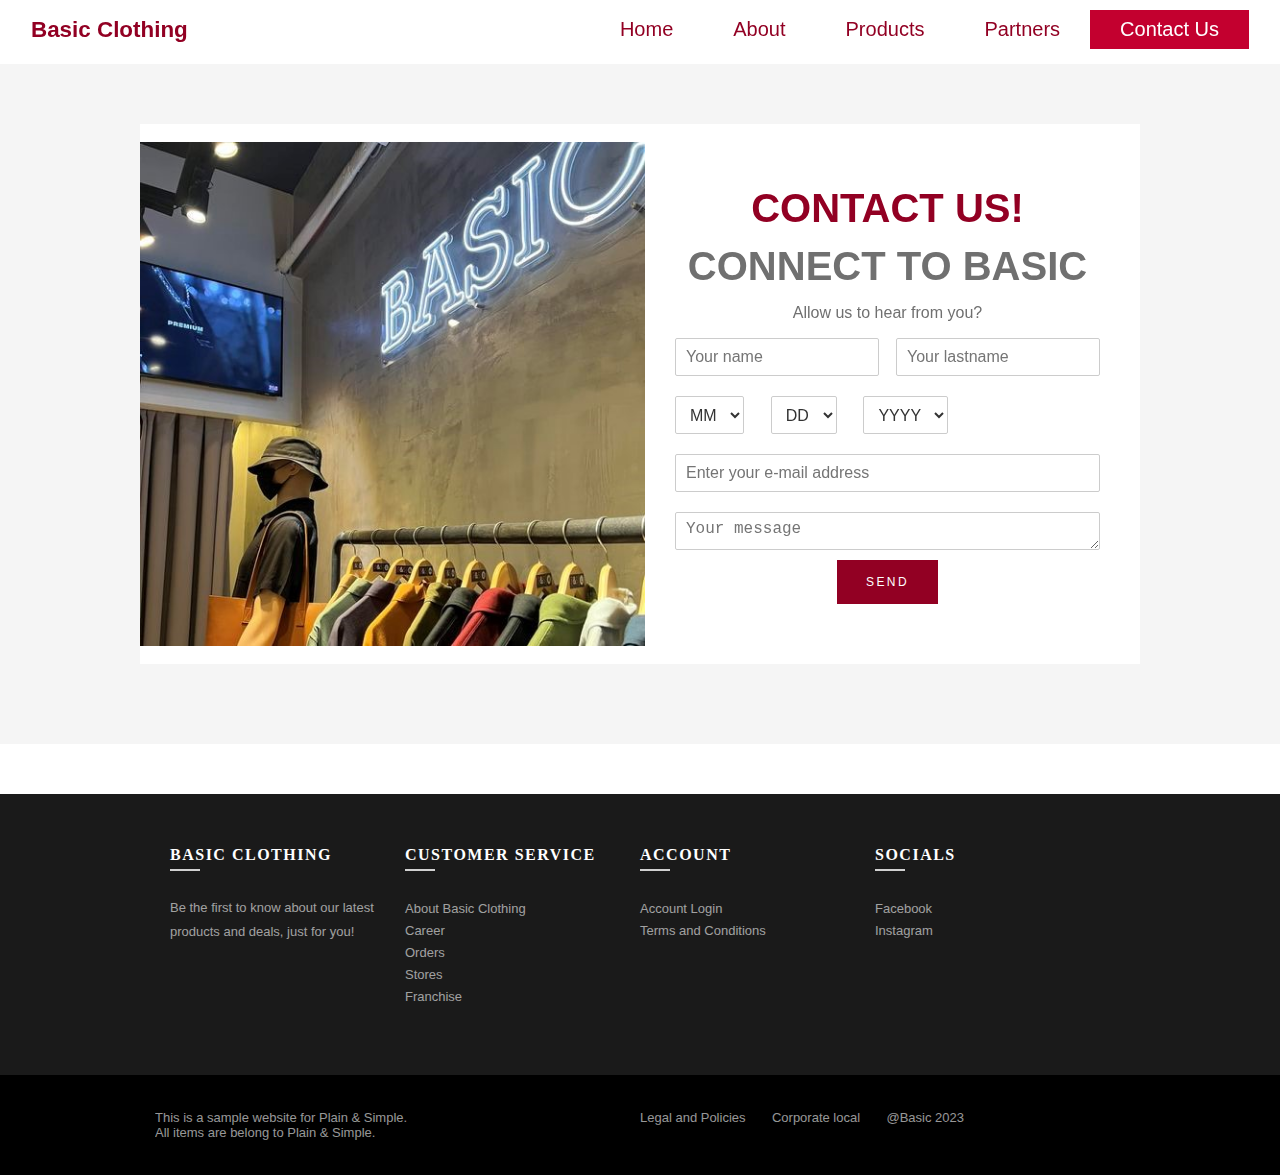
<file: PAGES/SHORT.html>
<!DOCTYPE html>
<html lang="en">
<head>
    <meta charset="UTF-8">
    <meta http-equiv="X-UA-Compatible" content="IE=edge">
    <meta name="viewport" content="width=device-width, initial-scale=1.0">
    <title>Contact Us - Basic Clothing</title>

    <link rel="stylesheet" href="../PORTFOLIO1.css">

</head>

<body>

    <section id="SHORT" class="text-white tm-font-big" style="background-position: center -210px;">

            <nav class="navbar navbar-expand-md tm-navbar" id="navbar">
                <div class="container">

                    <div class="tm-next">
                        <a href="../index.html" class="navbar-brand current partners-contact-us-page">Basic Clothing</a>
                    </div>

                    <div class="collapse navbar-collapse">
                        
                        <ul class="navbar-nav ml-auto act">

                            <li class="nav-item"><a class="nav-link partners-contact-us-page" href="../index.html">Home</a></li>
                            <li class="nav-item"><a class="nav-link partners-contact-us-page" href="./ABOUT.html">About</a></li>
                            <li class="nav-item"><a class="nav-link partners-contact-us-page" href="./BESTSALES.html">Products</a></li>
                            <li class="nav-item"><a class="nav-link partners-contact-us-page" href="./TSHIRT.html">Partners</a></li>
                            <li class="nav-item"><a class="nav-link active tm-nav-link" href="./SHORT.html">Contact Us</a></li>

                        </ul>
                    </div>
                </div>
            </nav>

            <div class="sheesh">
                <br>
                <br>
            </div>

            <div class="mfp-wrap mfp-inline-holder mfp-auto-cursor mfp-container mfp-s-ready mfp-inline-holder mfp-margin-bottom">

                <div class="MFP">

                    <div class="mfp-content">
                        <div class="basel-promo-popup">
                            <div class="basel-popup-inner">
        
        
        
                                <div class="vc1_row wpb_row vc1_row-fluid vc1_row-o-content-middle vc1_row-flex">
        
                                    <div class="wpb_column vc1_column_container vc1_col-sm-6">
                                        <div class="vc1_column-inner">
        
                                            <div class="wpb_single_image wpb_content_element vc1_align_left vc1_custom_1595835927519">
        
                                                <figure class="wpb_wrapper vc1_figure">
                                                    <div class="vc1_single_image-wrapper   vc1_box_border_grey">
        
                                                        <img width="760" height="800" src="../IMG/CONTACT_IMG.jpg" alt="CONTACT_IMG" class="vc_single_image-img attachment-full basel-lazy-load basel-lazy-fade basel-loaded">
        
                                                    </div>
        
                                                </figure>
        
                                            </div>
                                        </div>
        
                                    </div>
        
        
                                    <div class="wpb_column vc1_column_container vc1_col-sm-6">
                                        <div class="vc1_column-inner">
        
                                            <div class="wpb_wrapper">
                                                <div class="wpb_text_column wpb_content_element vc1_custom_1595842181602">
        
                                                    <div class="wpb_wrapper">
        
                                                        <h1 style="margin-bottom: 10px; text-align: center; color: #920023; ">
                                                            <strong>CONTACT US!</strong>
                                                        </h1>
        
                                                        <h1 style="text-align: center; color: #707070;">
                                                            <strong>CONNECT TO BASIC</strong>
                                                        </h1>
        
                                                        <p style="text-align: center; font-size: 16px; color: #707070; margin-bottom: 0;">
                                                    
                                                            Allow us to hear from you?
                                                        </p>
        
        
        
        
                                                        <div class="wpforms-container wpforms-container-full">
        
                                                            <form id="wpforms-form-2099" class="wpforms-validate wpforms-form wpforms-ajax-form"  action="/">
        
                                                                <div class="wpforms-field-container">
        
                                                                    <div class="wpforms-field wpforms-field-name">
                                                                        <div class="wpforms-field-row wpforms-field-large">
        
                                                                            <div class="wpforms-field-row-block wpforms-first wpforms-one-half">
                                                                                <input type="text" class="wpforms-field-name-first wpforms-field-required" placeholder="Your name" required>
                                                                            </div>
                                                                            <div class="wpforms-field-row-block wpforms-one-half">
                                                                                <input type="text" class="wpforms-field-name-first wpforms-field-required" placeholder="Your lastname" required>
                                                                            </div>
        
                                                                        </div>
                                                                    </div>
                                                                    <div class="wpforms-field wpforms-field-date-time">
        
                                                                        <select name="months" class="wpforms-field-date-time-date-month">
                                                                            <option value class="placeholder1" selected disabled>MM</option>
                                                                            <option value="1">1</option>
                                                                            <option value="2">2</option>
                                                                            <option value="3">3</option>
                                                                            <option value="4">4</option>
                                                                            <option value="5">5</option>
                                                                            <option value="6">6</option>
                                                                            <option value="7">7</option>
                                                                            <option value="8">8</option>
                                                                            <option value="9">9</option>
                                                                            <option value="10">10</option>
                                                                            <option value="11">11</option>
                                                                            <option value="12">12</option>
                                                                        </select>
        
                                                                            <span class="wpforms-field-date-time-date-sep">/</span>
        
                                                                        <select name="days" class="wpforms-field-date-time-date-day">
                                                                            <option value class="placeholder1" selected disabled>DD</option>
                                                                            <option value="1">1</option>
                                                                            <option value="2">2</option>
                                                                            <option value="3">3</option>
                                                                            <option value="4">4</option>
                                                                            <option value="5">5</option>
                                                                            <option value="6">6</option>
                                                                            <option value="7">7</option>
                                                                            <option value="8">8</option>
                                                                            <option value="9">9</option>
                                                                            <option value="10">10</option>
                                                                            <option value="11">11</option>
                                                                            <option value="12">12</option>
                                                                            <option value="13">13</option>
                                                                            <option value="14">14</option>
                                                                            <option value="15">15</option>
                                                                            <option value="16">16</option>
                                                                            <option value="17">17</option>
                                                                            <option value="18">18</option>
                                                                            <option value="19">19</option>
                                                                            <option value="20">20</option>
                                                                            <option value="21">21</option>
                                                                            <option value="22">22</option>
                                                                            <option value="23">23</option>
                                                                            <option value="24">24</option>
                                                                            <option value="25">25</option>
                                                                            <option value="26">26</option>
                                                                            <option value="27">27</option>
                                                                            <option value="28">28</option>
                                                                            <option value="29">29</option>
                                                                            <option value="30">30</option>
                                                                            <option value="31">31</option>
                                                                        </select>
        
                                                                            <span class="wpforms-field-date-time-date-sep">/</span>
        
                                                                        <select name="years" class="wpforms-field-date-time-date-year">
                                                                            <option value class="placeholder1" selected disabled>YYYY</option>
                                                                            <option value="2023">2023</option>
                                                                            <option value="2022">2022</option>
                                                                            <option value="2021">2021</option>
                                                                            <option value="2020">2020</option>
                                                                            <option value="2019">2019</option>
                                                                            <option value="2018">2018</option>
                                                                        </select>
        
                                                                    </div>
        
                                                                    <div class="wpforms-field wpforms-field-email">
                                                                        <input type="email" class="wpforms-field-large wpforms-field-required" placeholder="Enter your e-mail address">
                                                                    </div>

                                                                    <div class="wpforms-field wpforms-field-message">
                                                                        <textarea class="wpforms-field-large wpforms-field-required" placeholder="Your message" required></textarea>                                                                        
                                                                    </div>
        
                                                                </div>
        
                                                                
        
                                                            </form>
        
                                                            <div class="nof">
                                                                <div class="btns text-center">
                                                                    <a href="../index.html" class="btn btn-color-black btn-size-extra-large">
                                                                        SEND    
                                                                    </a>
                                                                </div>
                                                            </div>
        
                                                        </div>
        
        
        
                                                    </div>
        
                                                </div>
                                            </div>
        
                                        </div>
        
                                    </div>
        
        
        
                                </div>
        
                            </div>
        
                        </div>
        
                    </div>
                </div>
            </div>
            
    </section>

    


    <footer class="footer-container color-scheme-light">

        <div class="bg-container">
        <div class="last-container main-footer">

            <aside class="footer-sidebar widget-area row" role="complementary">


                <div class="footer-column footer-column-1 col-md-3 col-sm-6">
                    <div id="text-18" class="footer-widget  widget_text">
                        
                        <h5 class="widget-title">BASIC CLOTHING</h5>
                        
                        <div class="text-widget">
                                <p>Be the first to know about our latest products and deals, just for you!</p>
                        </div>

                    </div>

                </div>


                <div class="footer-column footer-column-2 col-md-3 col-sm-6">
                    <div id="text-12" class="footer-widget  widget_text">
                        
                        <h5 class="widget-title">CUSTOMER SERVICE</h5>
                        
                        <div class="text-widget">
                            <ul class="menus">
                                <li><a href="./ABOUT.html">About Basic Clothing</a></li>
                                <li><a href="#">Career</a></li>
                                <li><a href="#">Orders</a></li>
                                <li><a href="#">Stores</a></li>
                                <li><a href="#">Franchise</a></li>
                            </ul>
                        </div>

                    </div>

                </div>


                <div class="footer-column footer-column-3 col-md-3 col-sm-6">
                    <div id="text-13" class="footer-widget  widget_text">
                        
                        <h5 class="widget-title">ACCOUNT</h5>
                        
                        <div class="text-widget">
                            <ul class="menus">
                                <li><a href="#">Account Login</a></li>
                                <li><a href="#">Terms and Conditions</a></li>
                            </ul>
                        </div>

                    </div>

                </div>

                
                <div class="footer-column footer-column-4 col-md-3 col-sm-6">
                    <div id="text-17" class="footer-widget  widget_text">
                        
                        <h5 class="widget-title">SOCIALS</h5>
                        
                        <div class="text-widget">
                            <ul class="menus">
                                <li><a href="https://www.facebook.com/khester.leonardo.14">Facebook</a></li>
                                <li><a href="https://www.instagram.com/khistir/">Instagram</a></li>
                            </ul>
                        </div>

                    </div>

                </div>


            </aside>

        </div>
    </div>




        <div class="last-container copyights-wrapper">

            <div class="grid-row">
                <div class="col-12">
                    <ul class="footer-options">
                        <li><a href="">This is a sample website for Plain & Simple. <br> All items are belong to Plain & Simple.</a></li>
                    </ul>
                    <div class="footer-legal">
                        <ul>
                            <li><a href="">Legal and Policies</a></li>
                            <li><a href="">Corporate local</a></li>
                            <p class="footer-copyright">@Basic 2023</p>
                        </ul>
                    </div>
                </div>
            </div>

        </div>
    </footer>






    

    <script src="https://code.jquery.com/jquery-3.5.1.js"></script>

    <script>

        $(window).scroll(function(){
            if($(window).scrollTop()){
                $("nav").addClass("scroll");
            }
            else{
                $("nav").removeClass("scroll")
            }
        });

    </script>

</body>
</html>
</file>
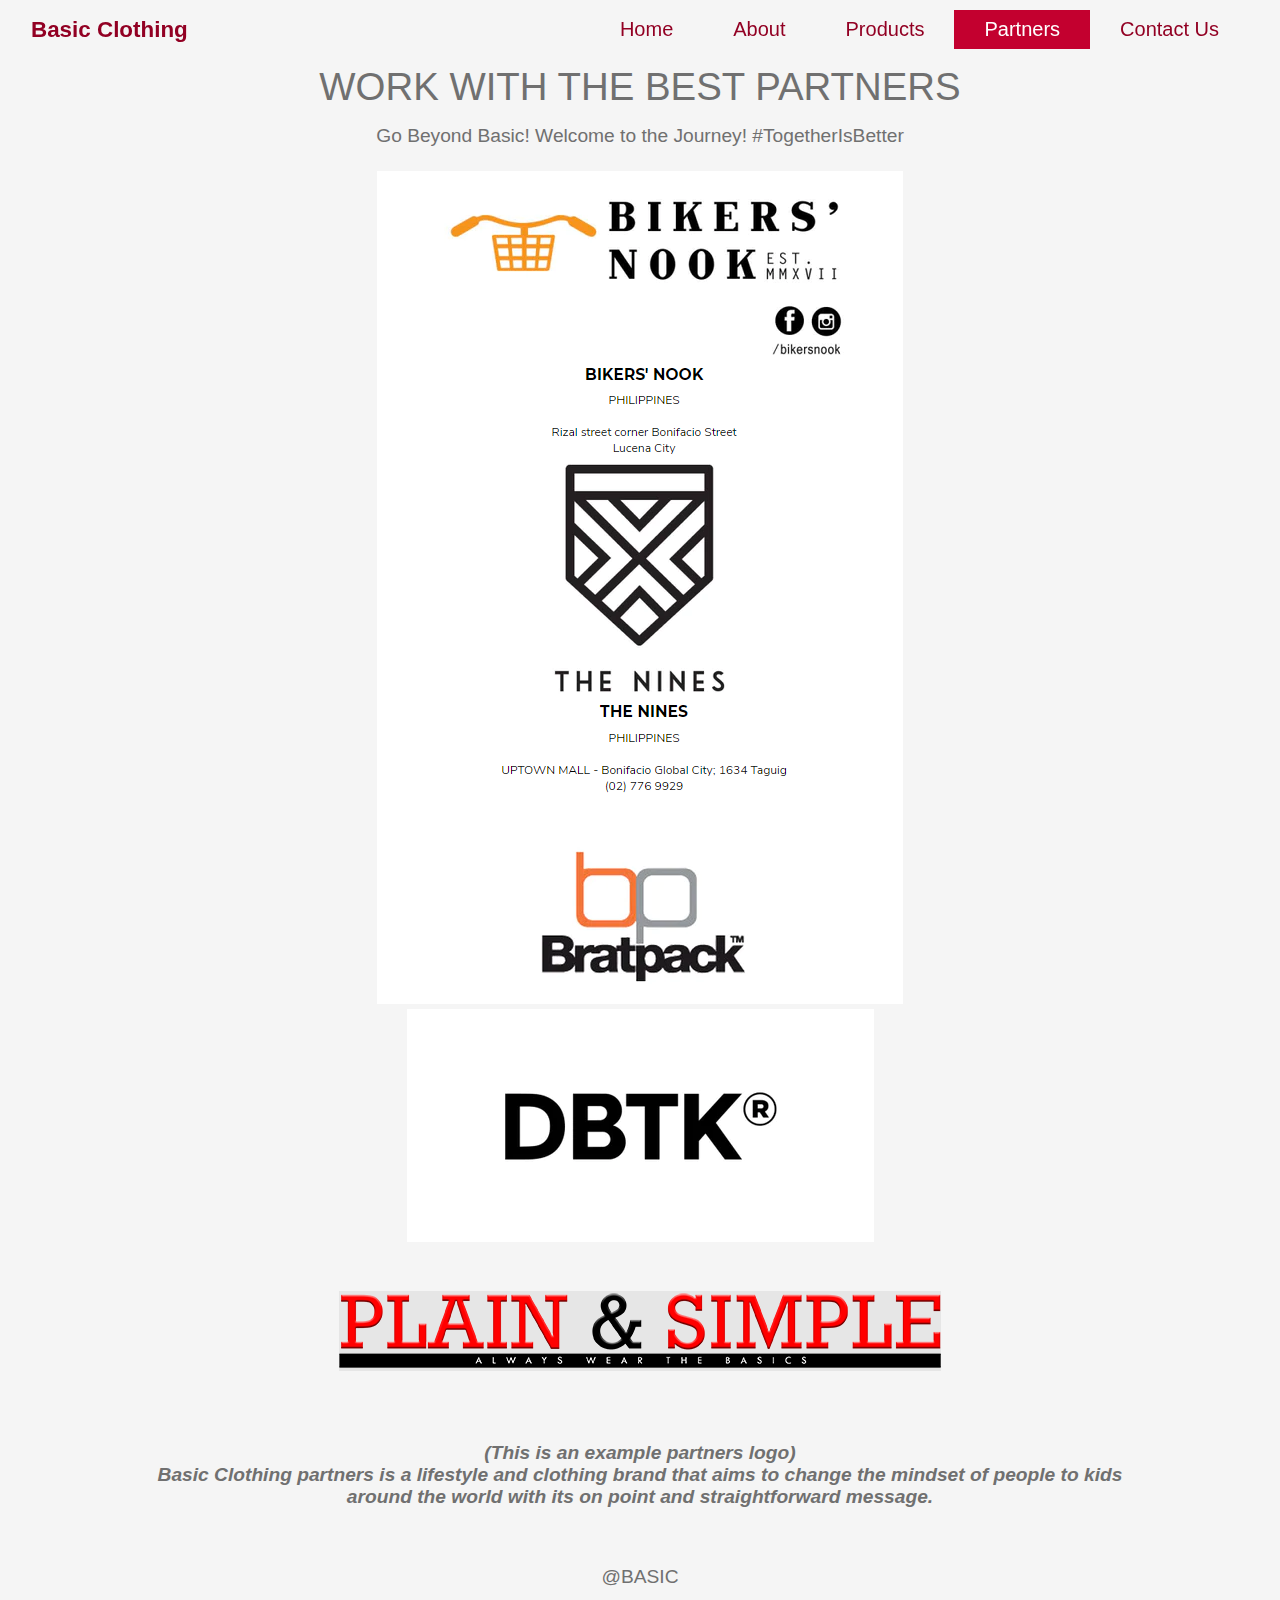
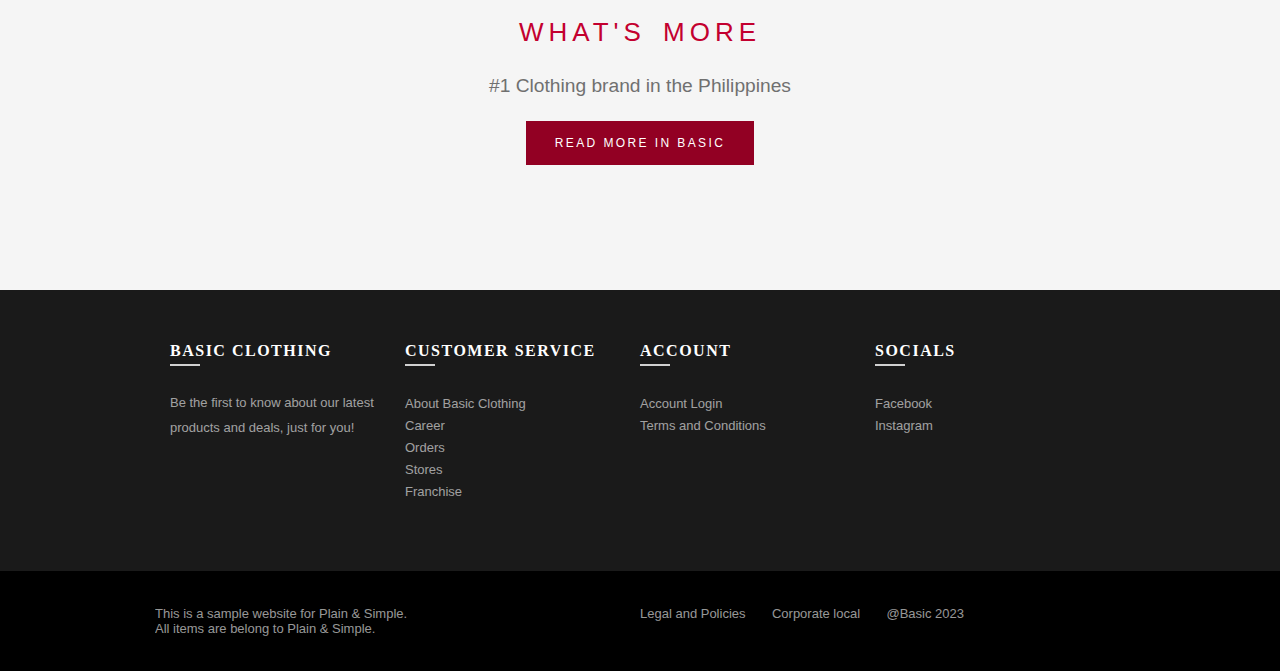
<file: PAGES/TSHIRT.html>
<!DOCTYPE html>
<html lang="en">
<head>
    <meta charset="UTF-8">
    <meta http-equiv="X-UA-Compatible" content="IE=edge">
    <meta name="viewport" content="width=device-width, initial-scale=1.0">
    <title>Partners - Basic Clothing</title>

    <link rel="stylesheet" href="../PORTFOLIO1.css">

</head>

<body>

    <section id="T-SHIRT" class="text-white tm-font-big" style="background-position: center -210px;">

            <nav class="navbar navbar-expand-md tm-navbar" id="navbar">
                <div class="container">

                    <div class="tm-next">
                        <a href="../index.html" class="navbar-brand current partners-contact-us-page">Basic Clothing</a>
                    </div>

                    <div class="collapse navbar-collapse">
                        
                        <ul class="navbar-nav ml-auto act">

                            <li class="nav-item"><a class="nav-link partners-contact-us-page" href="../index.html">Home</a></li>
                            <li class="nav-item"><a class="nav-link partners-contact-us-page" href="./ABOUT.html">About</a></li>
                            <li class="nav-item"><a class="nav-link partners-contact-us-page" href="./BESTSALES.html">Products</a></li>
                            <li class="nav-item"><a class="nav-link tm-nav-link active" href="./TSHIRT.html">Partners</a></li>
                            <li class="nav-item"><a class="nav-link partners-contact-us-page" href="./SHORT.html">Contact Us</a></li>

                        </ul>
                    </div>
                </div>
            </nav>

            
    </section>

    <section id="EXPLORE">

        <div class="services" id="services">
            <h1 class="title">WORK WITH THE BEST PARTNERS</h1>
            <p>Go Beyond Basic! Welcome to the Journey! #TogetherIsBetter</p>

            <div>
                <img src="../IMG/PART2.png" class="image1"> 
            </div>

            <div>
                <img src="../IMG/PART1.png" class="image1" style="width: auto;"> 
            </div>
            <br>
            <br>

            <div>
                <img src="../IMG/PART.png" class="image1"> 
            </div>
        

            <br>
            <br>
            <br>
            <div class="a">
                <strong>
                    <em>
                        (This is an example partners logo)
                        <br>
                        Basic Clothing partners is a lifestyle and clothing brand that aims to change the mindset of people to kids around the world with its on point and straightforward message.
                    </em>
                </strong>
            </div>
            
            

        <div class="about" id="about">

            <div class="pad">

                <p class="none">@BASIC</p>
                <br>
                <h1 class="small-title">WHAT'S MORE</h1>
                <p>#1 Clothing brand in the Philippines</p>
                <div class="btns text-center">
                    <a href="./SHORT.html" class="btn btn-color-black btn-size-extra-large">
                        READ MORE IN BASIC
                    </a>
                </div>

            </div>

        </div>
    </section>


    <footer class="footer-container color-scheme-light">

        <div class="bg-container">
        <div class="last-container main-footer">

            <aside class="footer-sidebar widget-area row" role="complementary">


                <div class="footer-column footer-column-1 col-md-3 col-sm-6">
                    <div id="text-18" class="footer-widget  widget_text">
                        
                        <h5 class="widget-title">BASIC CLOTHING</h5>
                        
                        <div class="text-widget">
                                <p>Be the first to know about our latest products and deals, just for you!</p>
                        </div>

                    </div>

                </div>


                <div class="footer-column footer-column-2 col-md-3 col-sm-6">
                    <div id="text-12" class="footer-widget  widget_text">
                        
                        <h5 class="widget-title">CUSTOMER SERVICE</h5>
                        
                        <div class="text-widget">
                            <ul class="menus">
                                <li><a href="./ABOUT.html">About Basic Clothing</a></li>
                                <li><a href="#">Career</a></li>
                                <li><a href="#">Orders</a></li>
                                <li><a href="#">Stores</a></li>
                                <li><a href="#">Franchise</a></li>
                            </ul>
                        </div>

                    </div>

                </div>


                <div class="footer-column footer-column-3 col-md-3 col-sm-6">
                    <div id="text-13" class="footer-widget  widget_text">
                        
                        <h5 class="widget-title">ACCOUNT</h5>
                        
                        <div class="text-widget">
                            <ul class="menus">
                                <li><a href="#">Account Login</a></li>
                                <li><a href="#">Terms and Conditions</a></li>
                            </ul>
                        </div>

                    </div>

                </div>

                
                <div class="footer-column footer-column-4 col-md-3 col-sm-6">
                    <div id="text-17" class="footer-widget  widget_text">
                        
                        <h5 class="widget-title">SOCIALS</h5>
                        
                        <div class="text-widget">
                            <ul class="menus">
                                <li><a href="https://www.facebook.com/khester.leonardo.14">Facebook</a></li>
                                <li><a href="https://www.instagram.com/khistir/">Instagram</a></li>
                            </ul>
                        </div>

                    </div>

                </div>


            </aside>

        </div>
    </div>




        <div class="last-container copyights-wrapper">

            <div class="grid-row">
                <div class="col-12">
                    <ul class="footer-options">
                        <li><a href="">This is a sample website for Plain & Simple. <br> All items are belong to Plain & Simple.</a></li>
                    </ul>
                    <div class="footer-legal">
                        <ul>
                            <li><a href="">Legal and Policies</a></li>
                            <li><a href="">Corporate local</a></li>
                            <p class="footer-copyright">@Basic 2023</p>
                        </ul>
                    </div>
                </div>
            </div>

        </div>
    </footer>






    

    <script src="https://code.jquery.com/jquery-3.5.1.js"></script>

    <script>

        $(window).scroll(function(){
            if($(window).scrollTop()){
                $("nav").addClass("scroll");
            }
            else{
                $("nav").removeClass("scroll")
            }
        });

    </script>

</body>
</html>
</file>
<file: PORTFOLIO1.css>
*{
    margin: 0px;
    padding: 0px;
    box-sizing: border-box;
}

body{
    font-family: "Raleway", sans-serif;
    font-size: 1.2em;
    color: #707070;
    margin: 0;
    padding: 0;
    overflow-x: hidden;
}

div{
    display: block;
}


/* DIV ALL*/

#HOME{
    background-color: #222;
    background-image: url(./IMG/IMAGE_COVER.jpg);
    background-repeat: no-repeat;
    height: 800px;
    min-height: 375px;
    position: relative;
    background-attachment: fixed;

}

.text-white{
    color: #fff!important;
}

.tm-font-big{
    font-size: 1.25rem;
}


/* NAVBAR*/

nav{
    position: fixed;
}

.tm-navbar{
    position: fixed;
    width: 100%;
    z-index: 1000;
    background-color: transparent;
    transition: all 0.3s ease;
}

.tm-navbar.scroll {
    background-color: white;
    border-bottom: 1px solid #e9ecef;
}

.navbar-expand-md{
    flex-flow: row nowrap;
    justify-content: flex-start;
}

.navbar{
    display: flex;
    -ms-flex-wrap: wrap;
    flex-wrap: wrap;
    -ms-flex-align: center;
    align-items: center;
    -ms-flex-pack: justify;
    padding: 10px 16px;
}

.navbar-expand-md .container{
    flex-wrap: nowrap;
}

.navbar .container{
    display: flex;
    flex-wrap: wrap;
    align-items: center;
    justify-content: space-between;
}

.container{
    width: 100%;
    padding-right: 15px;
    padding-left: 15px;
    margin-right: auto;
    margin-left: auto;
    max-width: 1275px;
}

.navbar-brand{
    color: white;
    font-size: 1.4rem;
    font-weight: bold;
    display: inline-block;
    padding-top: 0.3125rem;
    padding-bottom: 0.3125rem;
    margin-right: 1rem;
    line-height: inherit;
    white-space: nowrap;
}

a{
    transition: all 0.3s ease;
    background-color: transparent;
    color: #c3002f;
    text-decoration: none;
}

.navbar-expand-md .navbar-collapse{
    display: flex!important;
    flex-basis: auto;
}

.navbar-collapse{
    flex-grow: 1;
    align-items: center;
}

.navbar-expand-md .navbar-nav{
    flex-direction: row;
}

.ml-auto{
    margin-left: auto!important;
}

.navbar-nav{
    display: flex;
    padding-left: 0;
    margin-bottom: 0;
    list-style: none;
}

ul{
    margin-top: 0;
}

.nav-item{
    list-style: none;
}

li{
    display: list-item;
}

.navbar-expand-md .navbar-nav .nav-link{
    padding-right: 30px;
    padding-left: 30px;
}

.tm-nav-link{
    color: white;
}


.partners-contact-us-page{
  color: #920023;
}

.partners-contact-us-page:hover {
  color: white;
}
.nav-link{
    display: block;
    padding: 0.5rem 1rem;
}

a:focus{
    outline: none;
}

a:hover, a:focus{
    text-decoration: none;
    color: #D40;
}

a:hover{
    color: #c3002f;
}


.tm-navbar.scroll .tm-nav-link.current{
    color: #FFF;
    background-color: #c3002f;
}

.tm-navbar.scroll .navbar-brand{
    color: #920023;
}

.tm-navbar.scroll .tm-nav-link{
    color: #c3002f;
}

.tm-navbar.scroll .tm-nav-link:hover, 
.tm-navbar.scroll .tm-nav-link.current, 
.tm-nav-link:hover{
    color: #FFF;
    background-color: #c3002f;
}

.navbar-brand:hover, .tm-navbar.scroll .navbar-brand:hover{
    color: #c3002f;
}

.navbar-brand:focus, .navbar-brand:hover{
    text-decoration: none;
}

.nav-link:focus, .nav-link:hover {
    text-decoration: none;
}

a:-webkit-any-link:focus-visible {
    outline-offset: 1px;
}

a:-webkit-any-link {
    cursor: pointer;
}

.act li a:hover:not(.active){
    background-color: #c3002f;
}

.act li a.active{
    background-color: #c3002f;
    
}

.tm-navbar.scroll .active{
    color: white;
}


/* SECTION 1 TEXT AND EXPLORE */

.tm-hero-text-container {
    width: 100%;
    height: 900px;
    display: flex;
    flex-flow: column;
    justify-content: center;
}

.text-center{
    text-align: center!important;
}

.tm-hero-text-container-inner {
    margin-top: -90px;
}

.tm-hero-title {
    font-size: 3.5rem;
    text-shadow: 5px 5px 5px black;
}

h1,h2,h3,h4,h5,h6{
    margin-bottom: 0.5rem;
    font-family: inherit;
    font-weight: 500;
    line-height: 1.2;
    color: inherit;
    margin-top: 0;
}

h2 {
    display: block;
    font-size: 1.5em;
    margin-inline-start: 0px;
    margin-inline-end: 0px;
    font-weight: bold;
    font-family: inherit;
}

.tm-hero-subtitle {
    text-shadow: 2px 2px 2px #333;
}

p {
    margin-top: 0;
    margin-bottom: 1rem;
    line-height: 1.9;
    display: block;
    margin-inline-start: 0px;
    margin-inline-end: 0px;
    font-weight: 10%;
}



.tm-intro-next {
    position: absolute;
    bottom: 100px;
    left: 0;
    right: 0;
}

.tm-explore {
    display: block;
    margin-top: 18%;
    
}

.tm-down-arrow:hover, .tm-down-arrow:focus {
    color: #FFF;
    background: #920023;
    padding: 20px 50px;
    
}

.tm-down-arrow {
    color: #FFF;
    cursor: pointer;
    background: #c3002f;
    padding: 15px 40px;
    transition: all 0.3s ease;
    
}

.fas {
    font-weight: 500;
    font-family: inherit;
    -webkit-font-smoothing: antialiased;
    display: inline-block;
    font-style: normal;
    font-variant: normal;
    text-rendering: auto;
    line-height: 1;
    border-radius: 2%;
    
}

.fa-2x {
    font-size: 1em;
}



/* SECTION 2 START */

.services{
    text-align: center;
    padding: 5% 10%;
}

.services2{
    text-align: center;
    padding: 5% 10%;
    margin-bottom: 100px;
}

.services{
    background: whitesmoke;
}

.diff_services{
    margin-top: 35px;
    display: flex;
    justify-content: space-between;
}

.diff_services .diff_services_item{
    width: 30%;
    height: auto;
   
}

.services_img{
    cursor: pointer;
    overflow: hidden;
    position: relative;
}

.diff_services .diff_services_item .services_img img{
    width: 100%;
    height: auto;
    display: block;
    transition: all 0.5s ease;
}


.diff_services .diff_services_item .services_img:hover img{
    transform: scale(1.1);
}


.diff_services .diff_services_item h3{
    color: #c3002f;
    margin-bottom: 15px;
    margin-top: 25px;
}



.small-title{
    margin-bottom: 20px;
    color: #c3002f;
    font-family: inherit;
    text-transform: uppercase;
    font-size: 26px;
    word-spacing: 5px;
    letter-spacing: 5px;
}


.about{
    text-align: center;
    padding: 5% 10%;
}

.pad{
    padding: 0 15px 0;
}

.none{
    line-height: 1.9;
    display: block;
    margin-inline-start: 0px;
    margin-inline-end: 0px;
    font-weight: 10%;
    margin-bottom: 0;
}

.btn-size-extra-large{
    position: relative;
    display: inline-block;
    padding: 14px 28px!important;
    line-height: normal!important;
    border: 1px solid transparent;
    border-radius: 0;
    text-transform: uppercase;
    font-size: 12px!important;
    text-align: center;
    letter-spacing: .2em!important;
    font-style: normal!important;
    background-color: transparent!important;
    transition: color .45s cubic-bezier(.785,.135,.15,.86),border .45s cubic-bezier(.785,.135,.15,.86)!important;
    z-index: 1!important;
    -webkit-tap-highlight-color: initial;
}

.btn-size-extra-large{
    color: #fff;
    border-color: #1c1b1b;
}


.btn-size-extra-large:not([disabled]):hover{
    color: #1c1b1b!important;
    background-color: transparent;
}


.btn.btn-color-black{
    background-color: #920023;
    color: #fff;
    border-color: #920023;
}

.btn-size-extra-large:before{
    position: absolute!important;
    content: '';
    display: block!important;
    left: 0;
    top: 0;
    right: 0;
    bottom: 0;
    width: 100%;
    height: 100%;
    transform-origin: left center;
    z-index: -1;
}

.btn.btn-color-black:hover{
    text-decoration: none;
    border-color: #920023;
}

.btns{
    display: inline-block;
    margin-bottom: 10px;

}

.text-center .btns{
    margin-left: 5px;
    margin-right: 5px;
}


.btn-size-extra-large:not([disabled]):hover:before{
    transform-origin: right center;
    transform: scale(0,1);
}

.btn-size-extra-large:not([disabled]):before{
    transition: transform .45s cubic-bezier(.785,.135,.15,.86),-webkit-transform .45s cubic-bezier(.785,.135,.15,.86);
}

.btn-size-extra-large:before{
    background-color: #920023;
}

.wpcd-coupon-three *, :after, :before {
    box-sizing: border-box!important;
}

a:active, a:hover {
    outline: 0;
}





/* FOOTER */

.footer-container.color-scheme-light {
    color: rgba(255,255,255,.6);
}

.footer-container {
    background-color: #000;
    width: 100%;
}

.last-container {
    width: 970px;
    margin-right: auto;
    margin-left: auto;
    padding-left: 15px;
    padding-right: 15px;
}

.last-container:before{
    content: " ";
    display: table;
}

:before {
    box-sizing: border-box!important;
}

.last-container:after{
    clear: both;
}

.last-container:after{
    content: " ";
    display: table;
}

:after{
    box-sizing: border-box!important;
}

.main-footer{
    background-color: #1a1a1a;
}

.footer-container .widget-area {
    padding: 50px 0 20px 0;
}

.row {
    margin-left: -15px;
    margin-right: -15px;
}

.bg-container{
    background-color: #1a1a1a;
}

aside{
    display: block;
    border: 0;
    font: inherit;
    font-size: 100%;
    width: 100%;
}

.row:before{
    content: " ";
    display: table;
}

.row:after {
    clear: both;
}

.row:after{
    content: " ";
    display: table;
}



.footer-container .footer-column {
    margin-bottom: 30px;
}

.col-md-3 {
    width: 25%;
    float: left;
    position: relative;
    min-height: 1px;
    padding-left: 15px;
    padding-right: 15px;
}



.footer-container .footer-widget:last-child {
    margin-bottom: 0;
}

.color-scheme-light .widget-title, .color-scheme-light h5{
    color: #fff;
    font-size: 16px;
}

.widget-title {
    font-family: 'Bookman Old Style',serif,Arial,Helvetica,sans-serif;
    font-size: 16px;
    text-transform: uppercase;
    font-weight: 700;
    letter-spacing: 1.5px;
    margin-bottom: 25px;
    position: relative;
    padding-bottom: 4px;
}

h5{
    line-height: 1.4;
}

.color-scheme-light .widget-title:before{
    background-color: rgba(255,255,255,.8);
}

.widget-title:before{
    content: "";
    position: absolute;
    bottom: 0;
    display: inline-block;
    width: 30px;
    height: 2px;
}

.footer-container ul {
    list-style: none;
    line-height: 1;
    margin-block-start: 1em;
    margin-block-end: 1em;
    margin-inline-start: 0px;
    margin-inline-end: 0px;
    display: block;
    border: 0;
    font: inherit;
    font-size: 100%;
}

.footer-container.color-scheme-light p {
    color: rgba(255,255,255,.6);
    font-family: Arial,Helvetica,sans-serif,Arial,Helvetica,sans-serif;
    font-weight: 300;
    font-size: 13px;
    display: block;
    margin-block-start: 1em;
    margin-block-end: 1em;
    margin-inline-start: 0px;
    margin-inline-end: 0px;
}

.footer-container.color-scheme-light ul li a {
    color: rgba(255,255,255,.6);
    margin: 0;
    padding: 0;
    border: 0;
    font: inherit;
    vertical-align: baseline;
    text-decoration: none;
    background-color: transparent;
    font-size: 13px;
}

.footer-container.color-scheme-light ul li a:hover {
    color: #fff;
}




.copyights-wrapper{
    text-align: right;
    padding-bottom: 10px;
    padding-top: 10px;
    margin: 0 auto;
    max-width: 1200px;
    clear: both;
    overflow: hidden;
    font-size: 12px;
    font-family: "Nissan Light","Nissan Regular",Verdana,Arial,sans-serif;
    background-color: #000;
    color: #fff;
    padding: 10px 0;
}

.grid-row {
    margin: 0 auto;
    max-width: 1200px;
}

.grid-row:before {
    content: " ";
    display: table;
}

.col-12{
    width: 100%;
    float: left;
}

.copyights-wrapper .col-12{
    display: flex;
    flex-flow: row wrap;
}

::selection {
    background: #b3d4fc;
    text-shadow: none;
}

.grid-row.bleed .col-12{
    padding: 0;
}

.copyights-wrapper .footer-options {
    float: left;
    text-align: left;
    width: 50%;
    background: 0 0;
    padding-top: 0;
    padding-bottom: 0;
    border: 0;
    padding-right: 15px;
}

.copyights-wrapper ul{
    display: block;
    margin: 0;
}

.copyights-wrapper .footer-legal {
    display: inline-block;
    text-align: left;
    width: 50%;
    background: 0 0;
}

.copyights-wrapper .footer-legal{
    padding-left: 0;
}

.copyights-wrapper .footer-legal{
    padding-top: 0;
    padding-bottom: 0;
}

.copyights-wrapper .footer-legal{
    padding-right: 15px;
}

.copyights-wrapper .footer-legal .footer-copyright {
    margin: 0;
    padding: 0;
}

.copyights-wrapper .footer-copyright{
    color: #c1c1c1;
    font-family: "Nissan Bold","Nissan Regular",Verdana,Arial,sans-serif;
    line-height: 1.5;
}

.copyights-wrapper:not(.ecommerce-footer) .footer-legal>ul>li {
    display: inline-block;
    margin-right: 1.9230769231em;
}

.copyights-wrapper:not(.ecommerce-footer) .footer-copyright {
    display: inline-block;
}

:focus-visible {
    outline: -webkit-focus-ring-color auto 1px;
}

.copyights-wrapper li {
    background: 0 0;
    list-style-type: none;
}

.footer-container .copyights-wrapper .footer-legal a, .footer-container .copyights-wrapper .footer-options a{
    padding-top: 25px;
    padding-bottom: 25px;
}


.copyights-wrapper a{
    display: block;
    word-wrap: break-word;
    word-break: break-word;
    color: #c1c1c1;
    padding: 0 0 8px;
    position: relative;
    text-decoration: none;
}

.copyights-wrapper:not(.ecommerce-footer) .footer-legal>ul {
    display: inline-block;
}










:focus-visible {
    outline: -webkit-focus-ring-color auto 1px;
}

a:-webkit-any-link {
    
    cursor: pointer;
}

a:-webkit-any-link:active {
    color: -webkit-activelink;
}

a:-webkit-any-link:focus-visible {
    outline-offset: 1px;
}






 








#ABOUT{
    background-color: #222;
    background-image: url(./IMG/COVER_2.jpg);
    background-repeat: no-repeat;
    height: 800px;
    min-height: 375px;
    position: relative;
    background-attachment: fixed;

}





.diff_services_item .box{
    position: relative;
    width: calc(400px - 30px);
    height: calc(300px - 30px);
    background: #000;
    float: left;
    margin: 15px;
    box-sizing: border-box;
    overflow: hidden;
    border-radius: 10px;
}

.diff_services_item .box .icon{
    position: absolute;
    top: 0%;
    left: 0%;
    width: 100%;
    height: 100%;
    background: maroon;
    transition: 0.5s;
    z-index: 1;
}

.diff_services_item .box:hover .icon{
    top: 20px;
    left: calc(50% - 40px);
    width: 80px;
    height: 80px;
    border-radius: 50%;
}

.diff_services_item .box .icon .fa{
    position: absolute;
    top: 50%;
    left: 50%;
    transform: translate(-50%, -50%);
    font-size: 50px;
    transition: 0.5s;
    color: #fff;

}

.diff_services_item .box:hover .icon .fa{
    font-size: 40px;
}

.diff_services_item .box .content{
    position: absolute;
    top: 100%;
    height: calc(100% - 100px);
    text-align: center;
    padding: 20px;
    box-sizing: border-box;
    transition: 0.5s;
    opacity: 0;
}

.diff_services_item .box:hover .content{
    top: 100px;
    opacity: 1;
}

.diff_services_item .box .content h3{
    margin: 0 0 10px;
    padding: 0;
    color: #fff;
    font-size: 24px;
}

.diff_services_item .box .content p{
    margin: 0;
    padding: 0;
    color: #fff;
}

.fas2 {
    font-weight: 500;
    font-family: inherit;
    -webkit-font-smoothing: antialiased;
    display: inline-block;
    font-style: normal;
    font-variant: normal;
    text-rendering: auto;
    line-height: 1;
    border-radius: 2%;
    
}

.fa-2x2 {
    font-size: 1em;
}



.diff_services2{
    margin-top: 60px;
    display: flex;
    justify-content: space-between;
}

.diff_services2 .diff_services_item{
    width: 30%;
    height: auto;
   
}

.services_img{
    cursor: pointer;
    overflow: hidden;
    position: relative;
}

.diff_services2 .diff_services_item .services_img img{
    width: 100%;
    height: auto;
    display: block;
    transition: all 0.5s ease;
}


.diff_services2 .diff_services_item .services_img:hover img{
    transform: scale(1.1);
}






.mfp-auto-cursor .mfp-content {
    cursor: auto;
}

.mfp-inline-holder .mfp-content {
    width: 100%;
    cursor: auto;
}

.mfp-content {
    position: relative;
    display: inline-block;
    vertical-align: middle;
    margin: 0 auto;
    text-align: left;
    overflow-x: hidden;
    
}


.sheesh{
    background-color: #fff;
    padding-bottom: 18px ;
}


.MFP{
    margin-top: 10px;
    margin-bottom: 30px;
}

.mfp-ready .basel-promo-popup{
    transform: translateY(0);
    opacity: 1;
}

.mfp-wrap .basel-promo-popup{
    display: block;
}

.basel-promo-popup {
    max-width: 1000px;
    margin: 0 auto;
    background: #fff;
    padding: 20px;
    position: relative;
    transition: all .4s ease;
}

.basel-promo-popup1 {
    
    margin: 0;
    background: #fff;
    padding: 20px;
    position: relative;
    transition: all .4s ease;
}

.vc1_row.vc1_row-flex{
    display: flex;
    box-sizing: border-box;
    flex-wrap: wrap;
}

.vc1_row {
    margin-left: -15px;
    margin-right: -15px;
}

.vc1_row.vc1_row-o-content-middle:not(.vc1_row-o-equal-height)>.vc1_column_container {
    -webkit-box-align: center;
    -webkit-align-items: center;
    -ms-flex-align: center;
    align-items: center;
}

.vc1_row.vc1_row-flex>.vc1_column_container{
    display: flex;
}

.vc1_column_container {
    padding-left: 0;
    padding-right: 0;
}

@media (min-width: 768px){

.vc1_col-sm-6 {
    width: 50%;
    float: left;

}
}

.vc1_col-sm-6{
    position: relative;
    min-height: 1px;
    box-sizing: border-box;
}

.vc1_row.vc1_row-flex>.vc1_column_container>.vc1_column-inner {
    z-index: unset!important;
}

.vc1_row.vc1_row-o-content-middle>.vc1_column_container>.vc1_column-inner {
    -webkit-box-pack: center;
    justify-content: center;
}

.vc1_row.vc1_row-flex>.vc1_column_container>.vc1_column-inner {
    -webkit-box-flex: 1;
    flex-grow: 1;
    display: flex;
    -webkit-box-orient: vertical;
    -webkit-box-direction: normal;
    flex-direction: column;
}

.vc1_column_container>.vc1_column-inner {
    box-sizing: border-box;
    padding-left: 15px;
    padding-right: 15px;
    width: 100%;
}

.vc1_column-inner::before {
    content: " ";
    display: table;
}

.vc1_column-inner::after {
    clear: both;
}

.vc1_column-inner::after {
    content: " ";
    display: table;
}

.wpb_single_image.vc1_align_left {
    text-align: left;
}

.vc1_custom_1595835927519 {
    margin-top: -20px !important;
    margin-right: -20px !important;
    margin-bottom: -20px !important;
    margin-left: -20px !important;
}

.wpb_single_image .vc1_figure {
    display: inline-block;
    vertical-align: top;
    margin: 0;
    max-width: 100%;
}

.wpb_single_image .vc1_single_image-wrapper {
    display: inline-block;
    vertical-align: top;
    max-width: 100%;
}

.wpb_single_image img {
    height: auto;
    max-width: 100%;
    vertical-align: top;
}

.basel-lazy-fade.basel-loaded {
    opacity: 1;
}

.basel-lazy-load {
    width: 100%;
    transition: all .3s ease;
    transform: translateZ(0);
}

.wpb_single_image1 img {
    height: 600PX;
    max-width: 77%;
    vertical-align: top;
}

.basel-lazy-load1 {
    width: 80%;
    transition: all .3s ease;
    transform: translateZ(0);
}


.vc1_custom_1595842181602 {
    margin-bottom: 0 !important;
    padding-top: 40px !important;
    padding-right: 20px !important;
    padding-bottom: 40px !important;
    padding-left: 20px !important;
}

.wpb_text_column :last-child{
    margin-bottom: 0;
}

.mfp-margin-bottom{
    margin-bottom: 50px;
    background-color: #f5f5f5;
    padding-top: 50px;
    padding-bottom: 50px;
}

div.wpforms-container-full {
    margin-left: auto;
    margin-right: auto;
    background: 0 0;
    border: 0 none;
    float: none;
    font-size: 100%;
    height: auto;
    letter-spacing: normal;
    list-style: none;
    outline: none;
    position: static;
    text-decoration: none;
    text-indent: 0;
    text-shadow: none;
    text-transform: none;
    width: auto;
    visibility: visible;
    overflow: visible;
    margin: 0;
    padding: 0;
    box-shadow: none;
}


form{
    margin: 0;
    padding: 0;
    border: 0;
    font: inherit;
    font-size: 100%;
    vertical-align: baseline;
}

div.wpforms-container-full .wpforms-form * {
    background: 0 0;
    border: 0 none;
    border-radius: 0;
    -webkit-border-radius: 0;
    float: none;
    font-size: 100%;
    height: auto;
    letter-spacing: normal;
    list-style: none;
    outline: none;
    position: static;
    text-decoration: none;
    text-indent: 0;
    text-shadow: none;
    text-transform: none;
    width: auto;
    visibility: visible;
    overflow: visible;
    margin: 0;
    padding: 0;
    box-sizing: border-box;
    -webkit-box-sizing: border-box;
    box-shadow: none;
}

div.wpforms-container-full .wpforms-form .wpforms-submit-container {
    padding: 10px 0 0;
    clear: both;
    position: relative;
}

div.wpforms-container-full .wpforms-form .wpforms-field {
    padding: 10px 0;
    clear: both;
}

div.wpforms-container-full .wpforms-form .wpforms-field .wpforms-field-row:last-of-type {
    margin-bottom: 0;
}

div.wpforms-container-full .wpforms-form .wpforms-field-row.wpforms-field-large {
    max-width: 100%;
}

div.wpforms-container-full .wpforms-form .wpforms-field-row {
    position: relative;
}

div.wpforms-container-full .wpforms-form .wpforms-field-row:before {
    content: " ";
    display: table;
}

div.wpforms-container-full .wpforms-form .wpforms-field-row:after {
    clear: both;
    content: " ";
    display: table;
}

div.wpforms-container-full .wpforms-form .wpforms-first {
    clear: both !important;
    margin-left: 0 !important;
}

div.wpforms-container-full .wpforms-form .wpforms-one-half{
    width: 48%;
}

div.wpforms-container-full .wpforms-form .wpforms-one-half{
    float: left;
    margin-left: 4%;
    clear: none;
}

div.wpforms-container-full .wpforms-form input[type=text]{
    background-color: #fff;
    box-sizing: border-box;
    border-radius: 2px;
    color: #333;
    -webkit-box-sizing: border-box;
    display: block;
    float: none;
    font-size: 16px;
    border: 1px solid #ccc;
    padding: 6px 10px;
    height: 38px;
    width: 100%;
    line-height: 1.3;
}

div.wpforms-container-full .wpforms-form input{
    background: 0 0;
    margin: 0;
    vertical-align: middle;
}

div.wpforms-container-full .wpforms-form .wpforms-field {
    padding: 10px 0;
    clear: both;
}

div.wpforms-container-full .wpforms-form .wpforms-field-date-time-date-month, div.wpforms-container-full .wpforms-form .wpforms-field-date-time-date-day, div.wpforms-container-full .wpforms-form .wpforms-field-date-time-date-year {
    display: inline-block;
    width: auto;
}

div.wpforms-container-full .wpforms-form select {
    max-width: 100%;
    text-transform: none;
    white-space: nowrap;
}

div.wpforms-container-full .wpforms-form select{
    background-color: #fff;
    box-sizing: border-box;
    border-radius: 2px;
    color: #333;
    -webkit-box-sizing: border-box;
    display: block;
    float: none;
    font-size: 16px;
    border: 1px solid #ccc;
    padding: 6px 10px;
    height: 38px;
    width: 100%;
    line-height: 1.3;
}

div.wpforms-container-full .wpforms-form select{
    margin: 0;
    vertical-align: middle;
    background: 0 0;

}

div.wpforms-container-full .wpforms-field-date-time-date-sep {
    display: inline-block;
    padding: 0 5px;
}

div.wpforms-container-full .wpforms-form input[type=email]{
    background-color: #fff;
    box-sizing: border-box;
    border-radius: 2px;
    color: #333;
    -webkit-box-sizing: border-box;
    display: block;
    float: none;
    font-size: 16px;
    border: 1px solid #ccc;
    padding: 6px 10px;
    height: 38px;
    width: 100%;
    line-height: 1.3;
}

div.wpforms-container-full .wpforms-form textarea{
    box-sizing: border-box;
    border-radius: 2px;
    color: #333;
    -webkit-box-sizing: border-box;
    display: block;
    float: none;
    font-size: 16px;
    border: 1px solid #ccc;
    padding: 6px 10px;
    height: 38px;
    width: 100%;
    line-height: 1.3;
}


.nof{
    width: 100%;
    text-align: center;
}







.col-6 {
    width: 50%;
    float: left;
    padding: 0 15px;
}

.c_005{
    margin-top: 1.2857142857em;
    margin-bottom: 1.2857142857em;
}

.c_005:before {
    content: " ";
    display: table;
}

.c_005:after {
    clear: both;
    content: " ";
    display: table;
}

.col-6 .c_005 .content-half{
    width: 100%;
}

.c_005 figure {
    margin: 0;
    padding: 0;
}

figure{
    display: block;
}

.c_005 img {
    width: 100%;
}

.c_005 .content-wrapper {
    padding-top: 16px;
}

.col-6 .c_005 .heading-group{
    padding-left: 0;
    padding-right: 0;
}

.col-6 .c_005 .heading-group{
    padding-top: 0;
    padding-bottom: 3px;
}

.col-6 .c_005 .content-group{
    padding-left: 0;
    padding-right: 0;
    margin: 0;
}


.c_005 .heading-group .heading h3{
    letter-spacing: .11px;
    color: #343434;

}

.c_005 .heading-group .heading {
    font-family: inherit;
    line-height: 20px;
    text-transform: uppercase;
    font-size: 1.2857142857em;
}

.c_005 .content-group p {
    font-family: inherit;
    line-height: 22px;
    margin: 0 0 15px;
    padding-bottom: 10px;
    word-break: break-word;
    word-wrap: break-word;
    -webkit-font-smoothing: antialiased;
}

.section1{
    margin-top: 35px;
    display: flex;
    text-align: justify;
}









#BEST-SALES{
    background-color: #222;
    background-image: url(./IMG/COVER_3.jpg);
    background-repeat: no-repeat;
    height: 800px;
    min-height: 375px;
    position: relative;
    background-attachment: fixed;
    background-size: cover;

}

.banner_content{
    text-align: center;
    color: whitesmoke;
}

.banner_image{
    background: url('./IMG/COVER_4.jpg') no-repeat center;
    background-size: cover;
    width: 100%;
    height: 650px;
    display: flex;
    justify-content: center;
    align-items: center;
    position: relative;
    background-attachment: fixed;
    background-size: cover;
}

.banner_image2{
    background: url('./IMG/COVER_5.jpg') no-repeat center;
    background-size: cover;
    width: 100%;
    height: 650px;
    display: flex;
    justify-content: center;
    align-items: center;
    position: relative;
    background-attachment: fixed;
    background-size: cover;
}


.banner_content h1{
    text-transform: uppercase;
    line-height: 38px;
    font-size: 50px;
    
}




.banner_content p{
    color: aliceblue;
    font-size: 20px;
}

.BABA{
    padding-bottom: 10px;
}













  
  .modal-content img {
    max-width: 100%;
    max-height: 80vh;
  }
  

  
  .close:hover {
    color: #bbb;
    text-decoration: none;
  }


  nav {
    position: fixed;
    top: 0;
    left: 0;
    width: 100%;
    background-color: #333;
    z-index: 1;
  }
  
  .modal {
    display: none;
    position: fixed;
    z-index: 2;
    left: 0;
    top: 0;
    width: 100%;
    height: 100%;
    overflow: auto;
    background-color: rgba(0,0,0,0.9);
  }
  
  .close {
    position: absolute;
    top: 0;
    right: 0;
    font-size: 40px;
    font-weight: bold;
    color: white;
    cursor: pointer;
    padding: 10px;
    z-index: 3;
  }

  .modal-content {
    max-width: 80%;
    max-height: 80vh;
    position: absolute;
    top: 50%;
    left: 50%;
    transform: translate(-50%, -50%);
    text-align: center;
    padding: 20px;
  }



  @media screen and (max-width: 768px) {
  .footer-column {
    width: 50%;
  }
}
</file>
